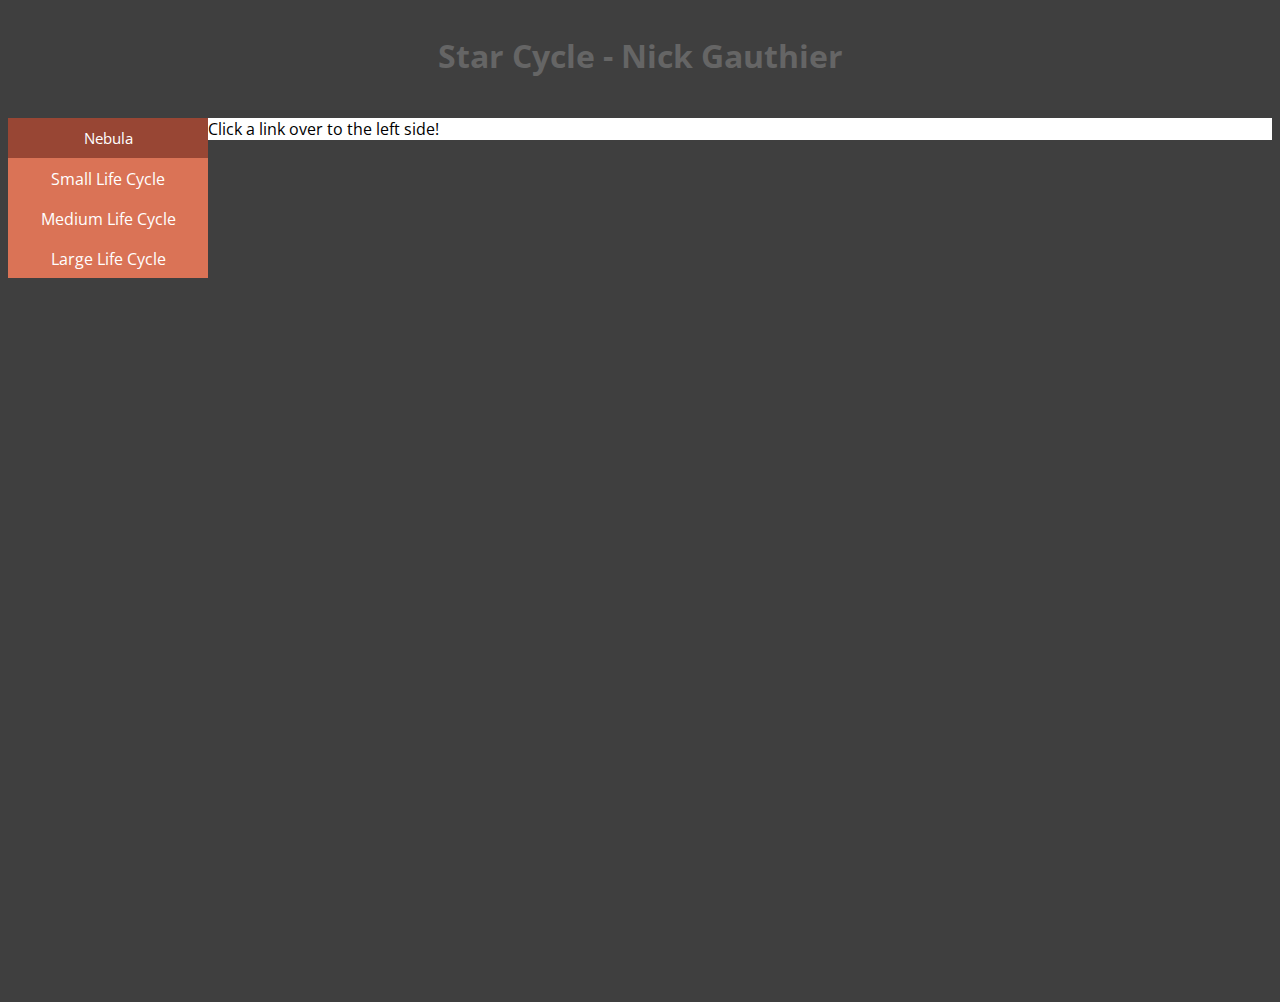
<file: index.html>
<html>

	<head>

		<title>Star Cycle - Nick Gauthier</title>

		<link href="css/stylesheet.css" rel="stylesheet" type="text/css">
		<link href='https://fonts.googleapis.com/css?family=Open+Sans' rel='stylesheet' type='text/css'>

		<script src="js/sweetalert.min.js"></script>
		<link href="css/sweetalert.css" rel="stylesheet" type="text/css">

	</head>

	<body>

		<script>
function toggleElement(e) {
	if(e.style.display == "none") {
		e.style.display = "block";

		if(e.style.display != "block") {
			swal("Error", "Could not set the object's style.", "error");
		}
	} else if(e.style.display == "block") {
		e.style.display = "none";

		if(e.style.display != "none") {
			swal("Error", "Could not set the object's style.", "error");
		}
	} else {
		swal("Error", "Could not match object's style to a pattern: " + e.style.display, "error");
	}

	console.log("Toggled element " + e);
}

		</script>

		<div id="container">

			<div id="header"><h1>Star Cycle - Nick Gauthier</h1></div>

			<div id="sidebar">
			<a href="all0.html"><div class="contentsub">Nebula</div></a>

				<div class="content" onclick="toggleElement(document.getElementById('smallsub'));">Small Life Cycle</div>

				<div id="smallsub" style="display: none;">
					<a href="small0.html"><div class="contentsub">Brown Dwarf</div></a>
				</div>

				<div class="content" onclick="toggleElement(document.getElementById('mediumsub'));">Medium Life Cycle</div>

				<div id="mediumsub" style="display: none;">
					<a href="medium0.html"><div class="contentsub">Medium Stable State Star</div></a>
					<a href="medium1.html"><div class="contentsub">Red Giant</div></a>
					<a href="medium2.html"><div class="contentsub">Nova</div></a>
					<a href="medium3.html"><div class="contentsub">White Dwarf</div></a>
					<a href="medium4.html"><div class="contentsub">Black Dwarf</div></a>
				</div>

				<div class="content" onclick="toggleElement(document.getElementById('largesub'));">Large Life Cycle</div>

				<div id="largesub" style="display: none;">
					<a href="large0.html"><div class="contentsub">Large Stable State Star</div></a>
					<a href="large1.html"><div class="contentsub">Red Super Giant</div></a>
					<a href="large2.html"><div class="contentsub">Super Nova</div></a>
					<a href="large3.html"><div class="contentsub">Black Hole</div></a>
					<a href="large4.html"><div class="contentsub">Neutron Star</div></a>
				</div>
			</div>

			<div id="content">
			Click a link over to the left side!
			</div>

		</div>

	</body>

</html>
</file>
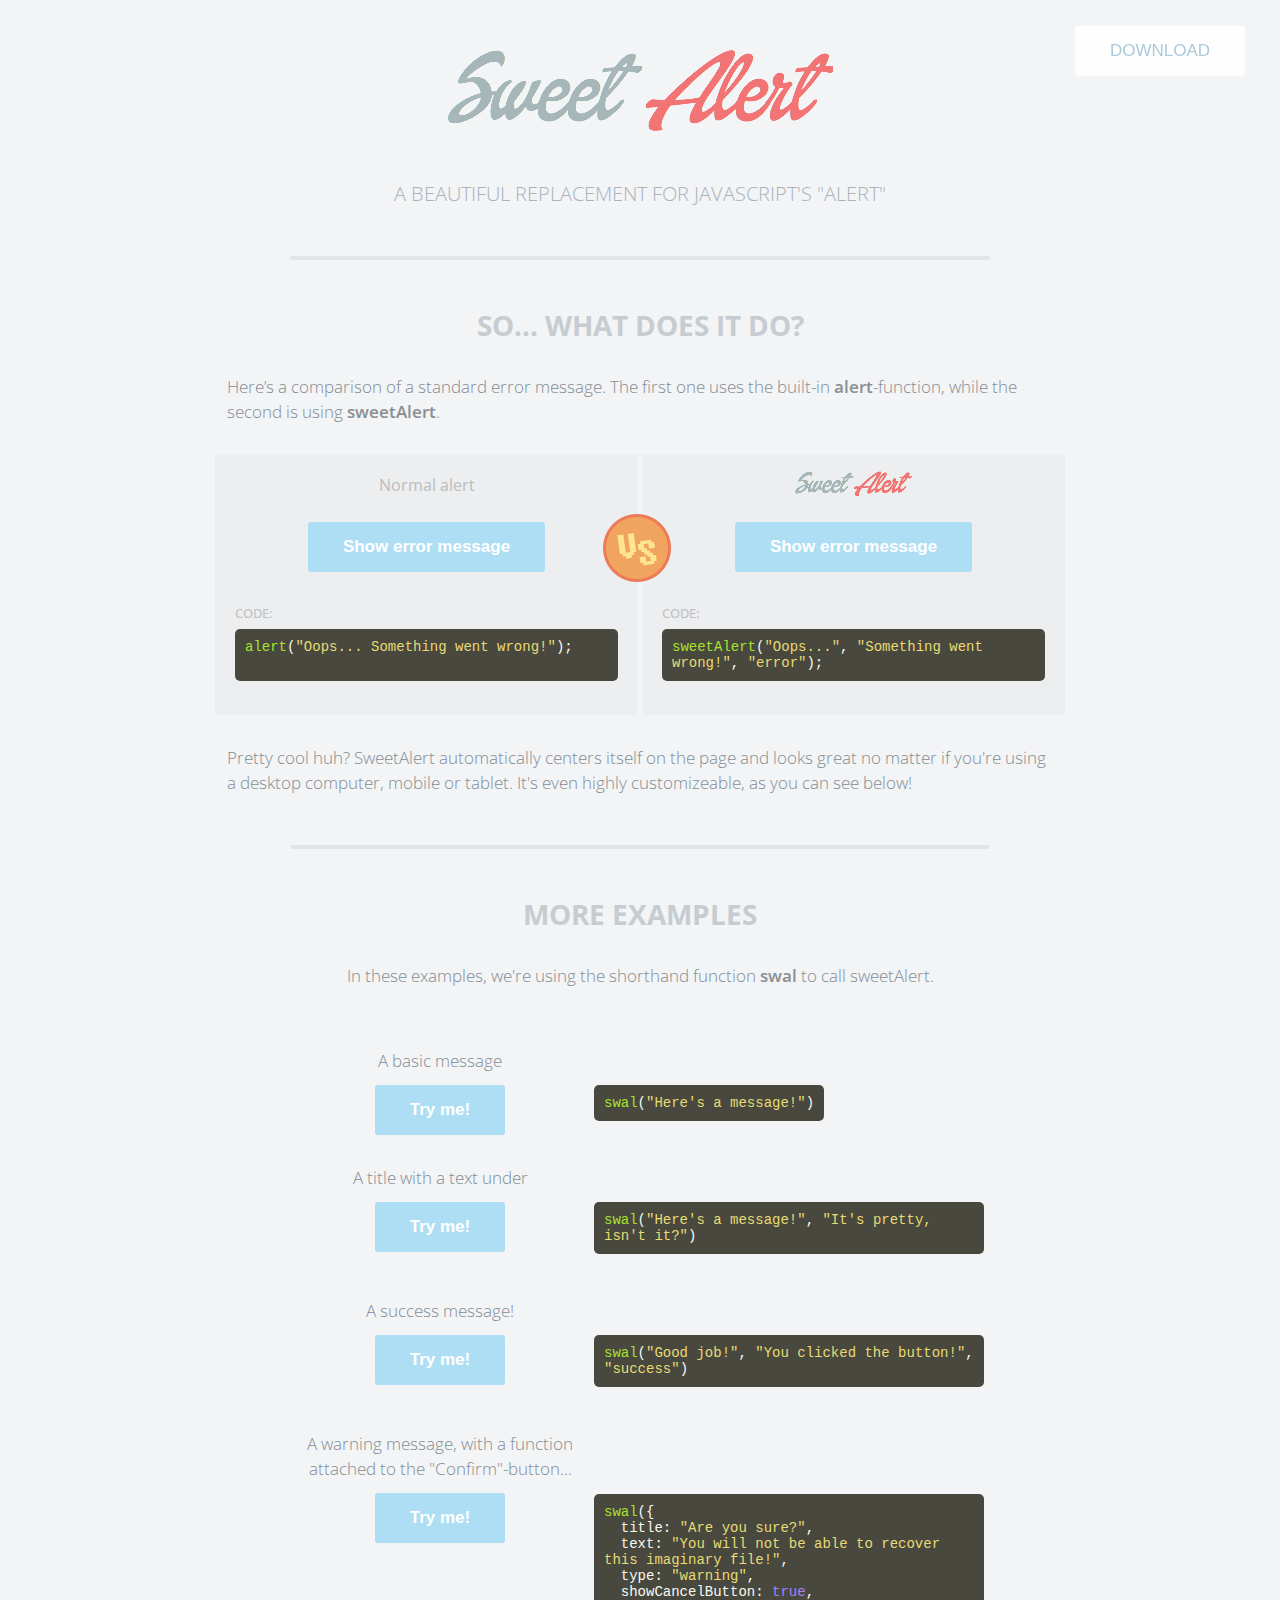
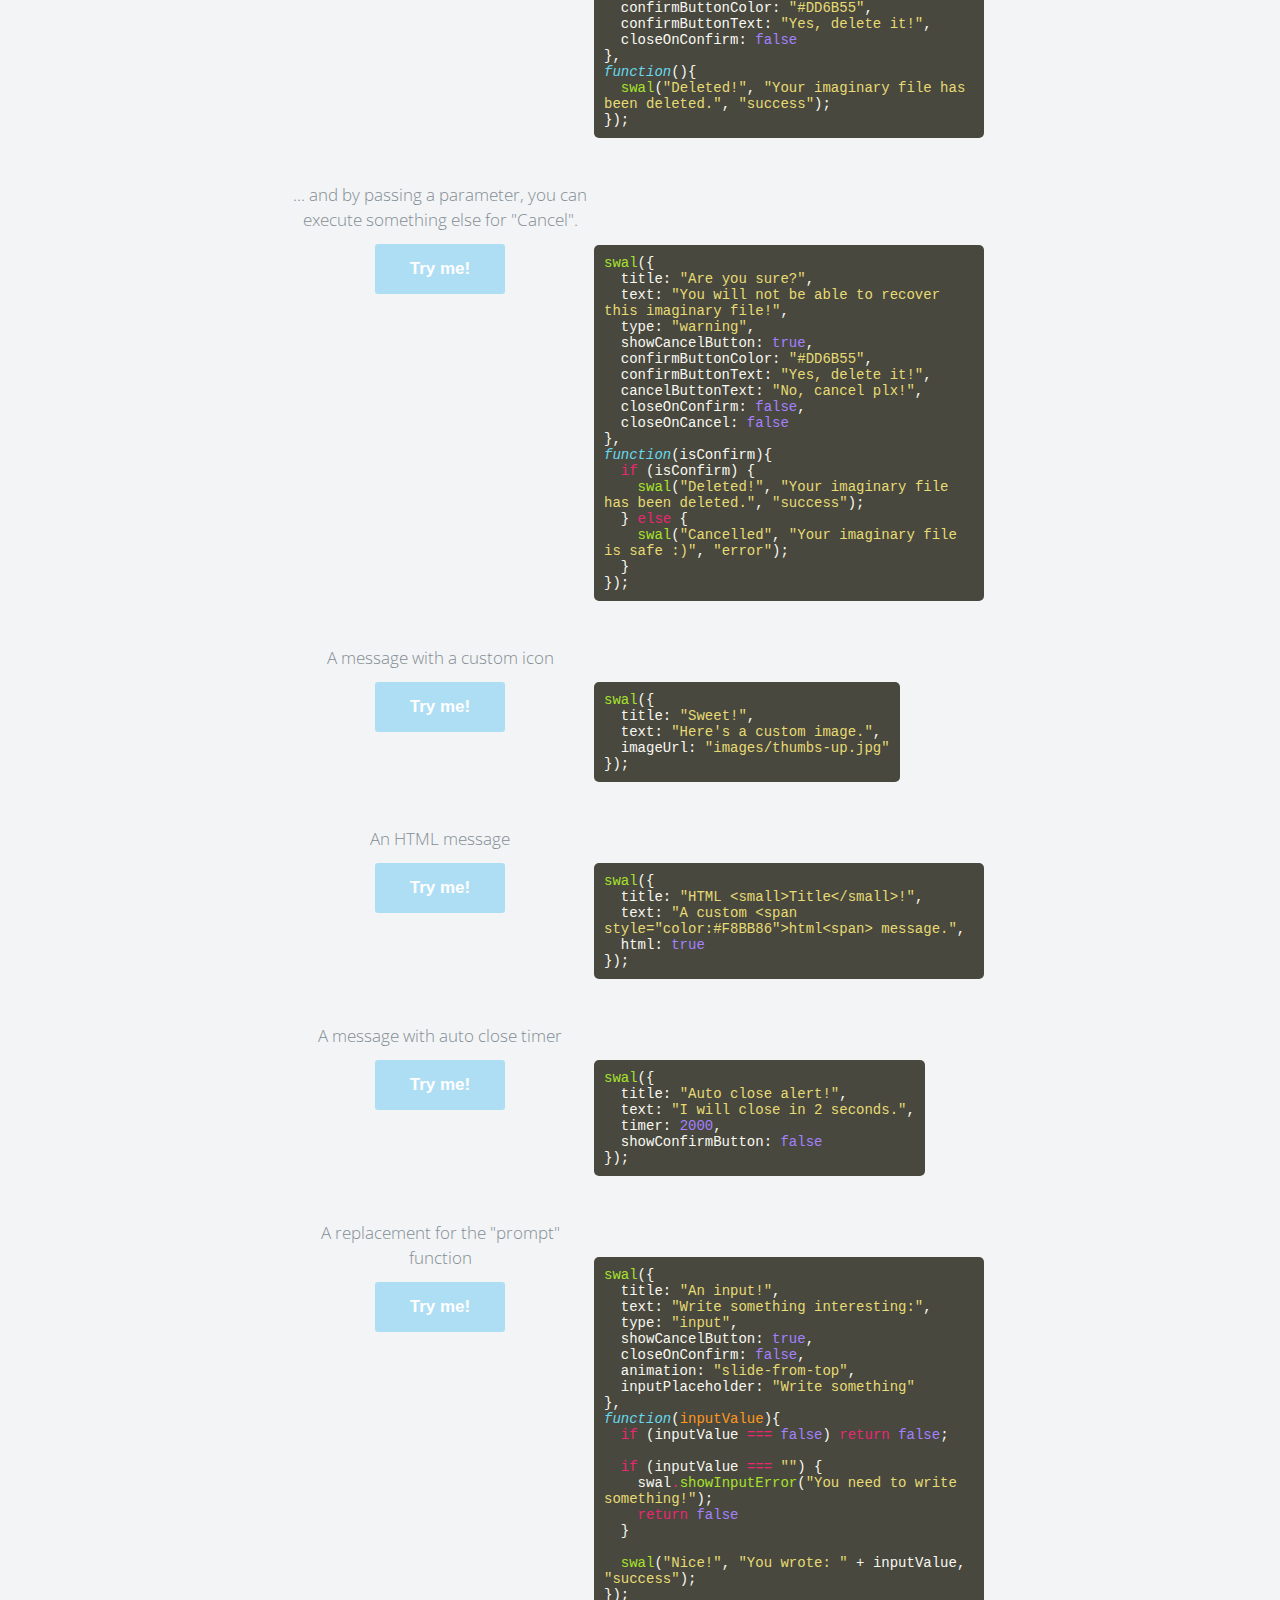
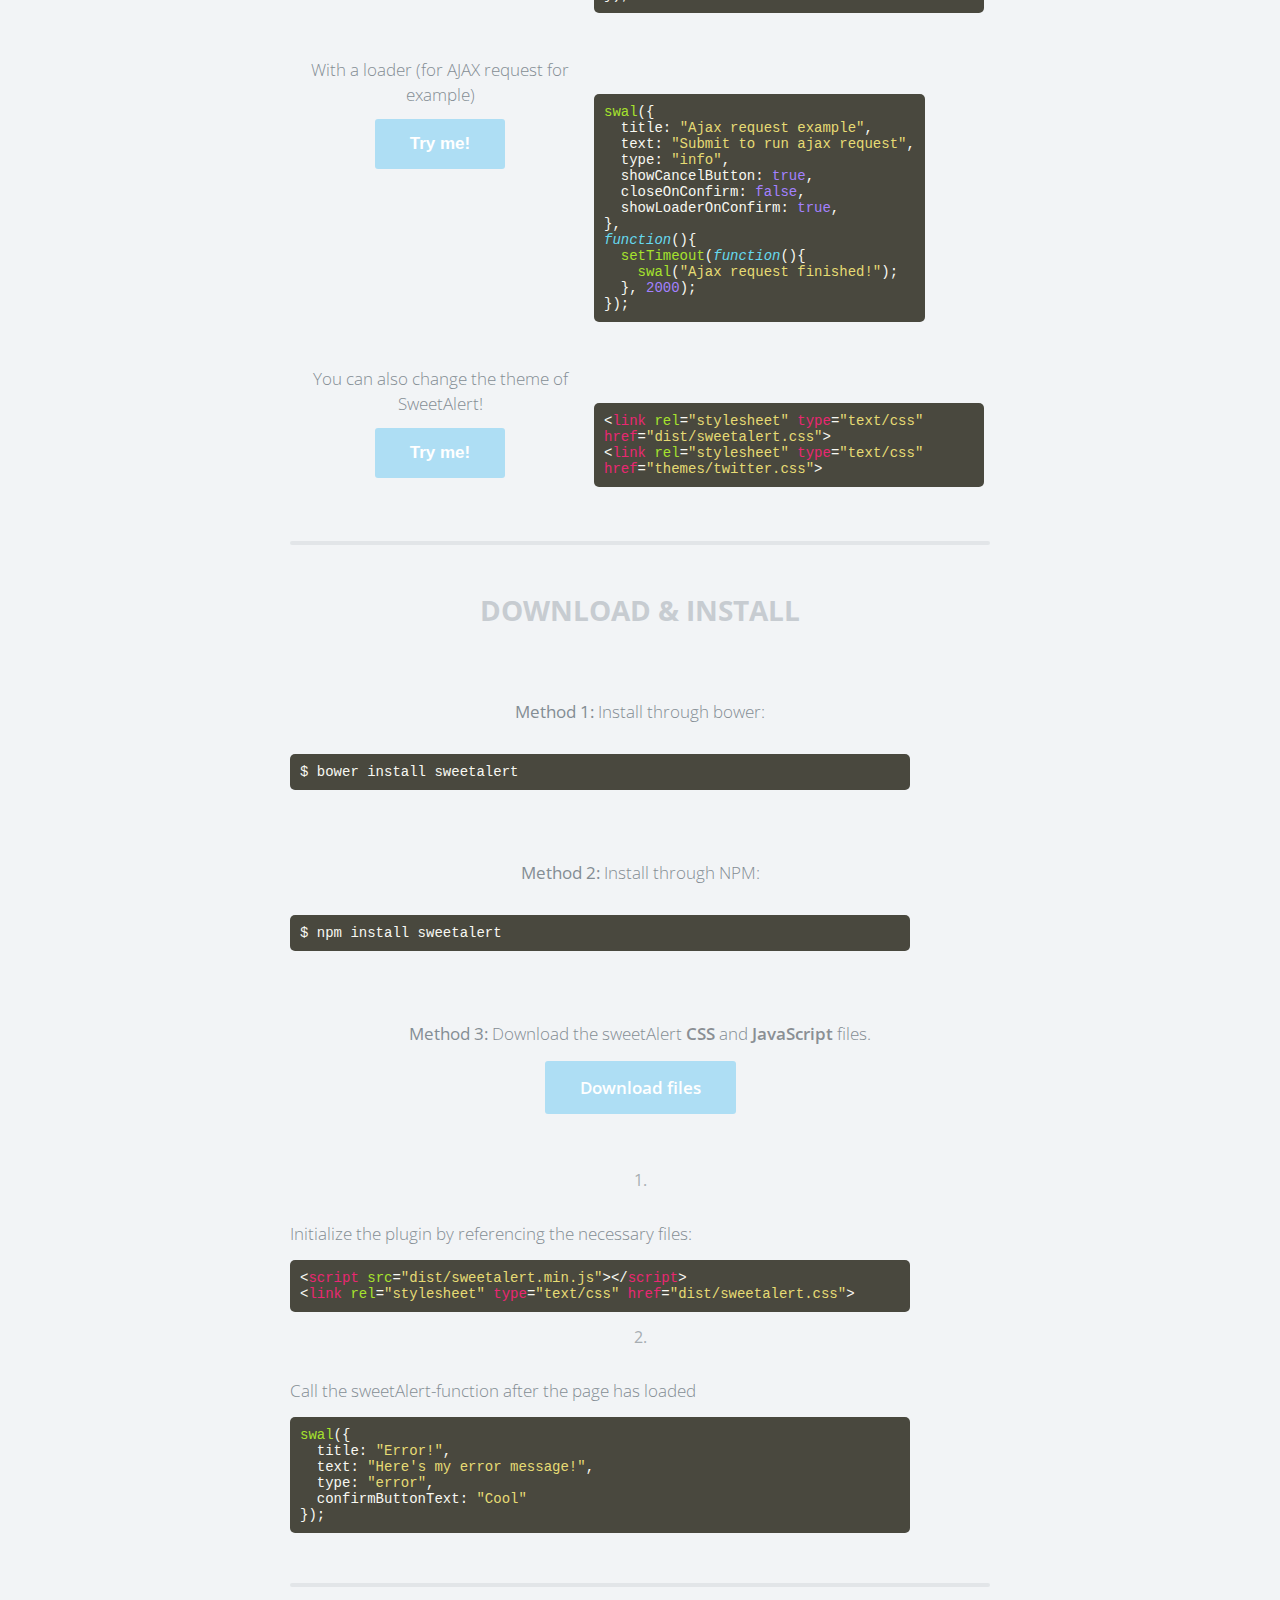
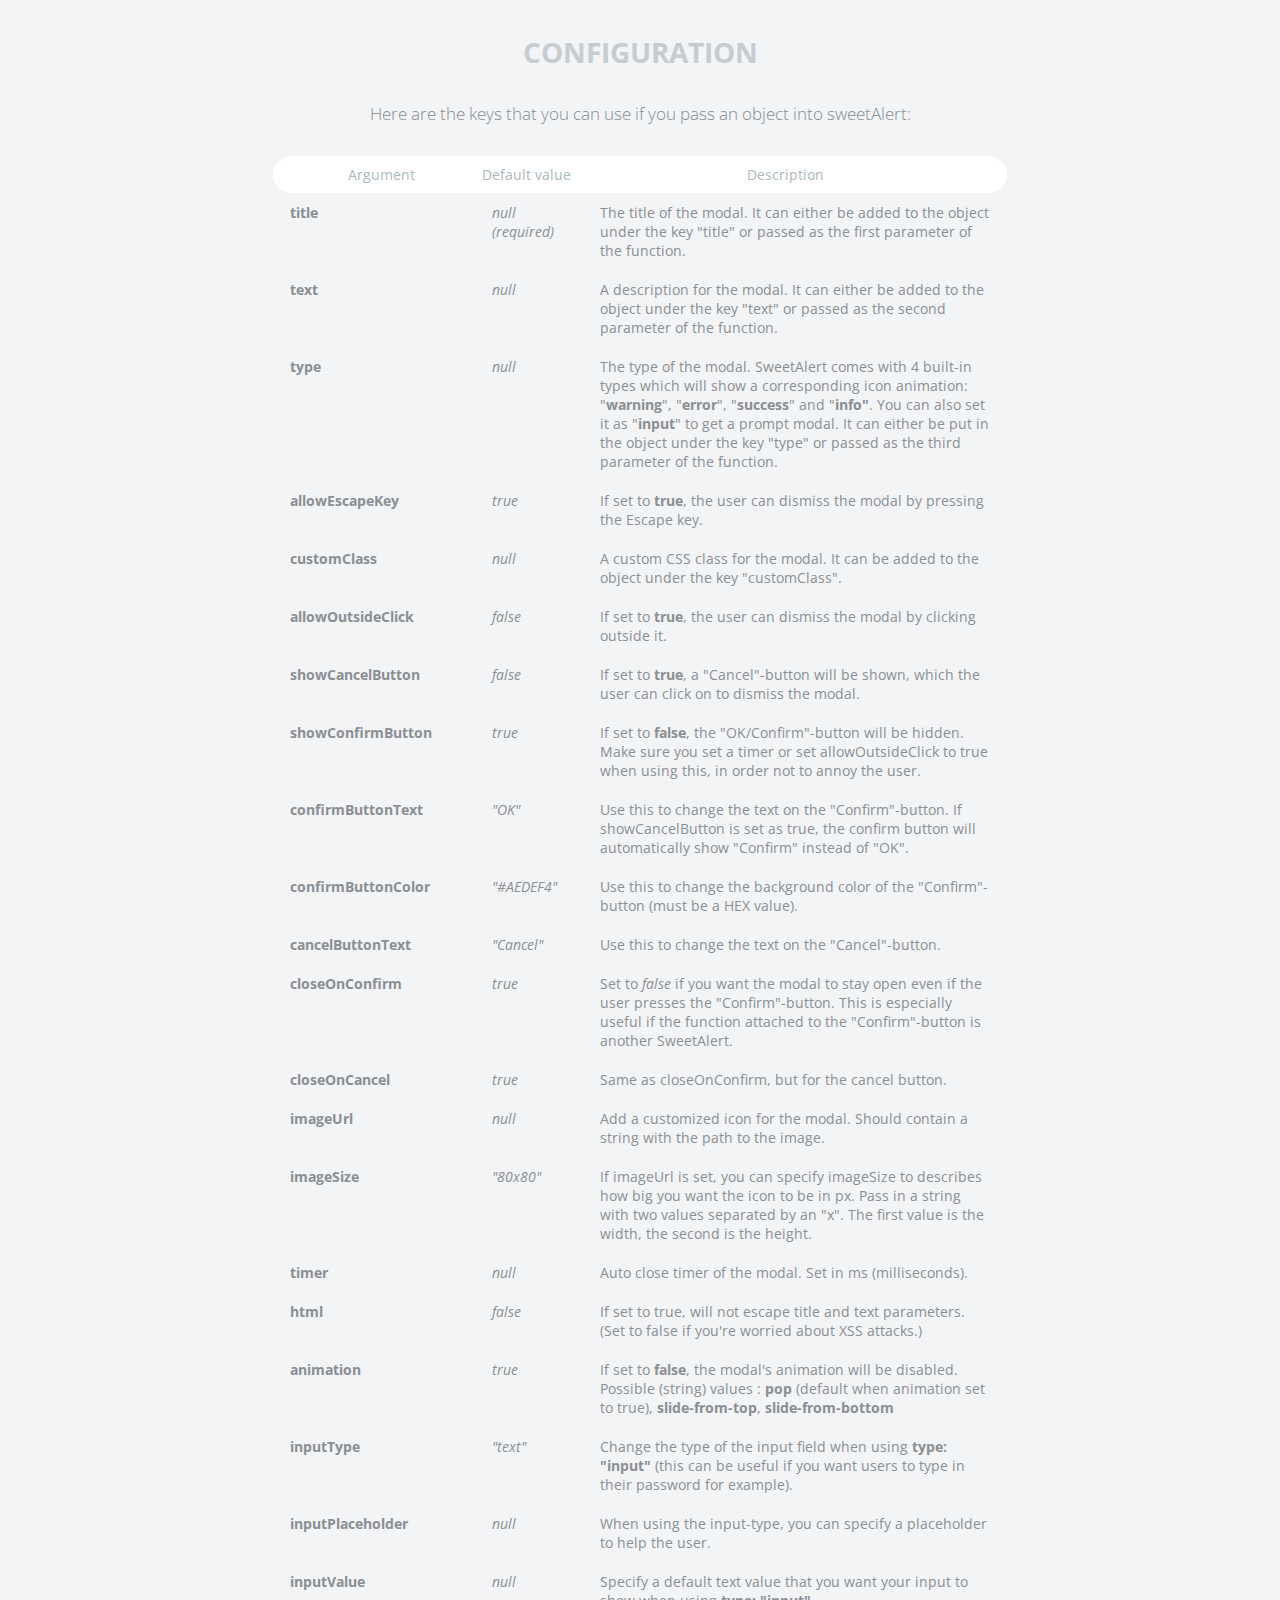
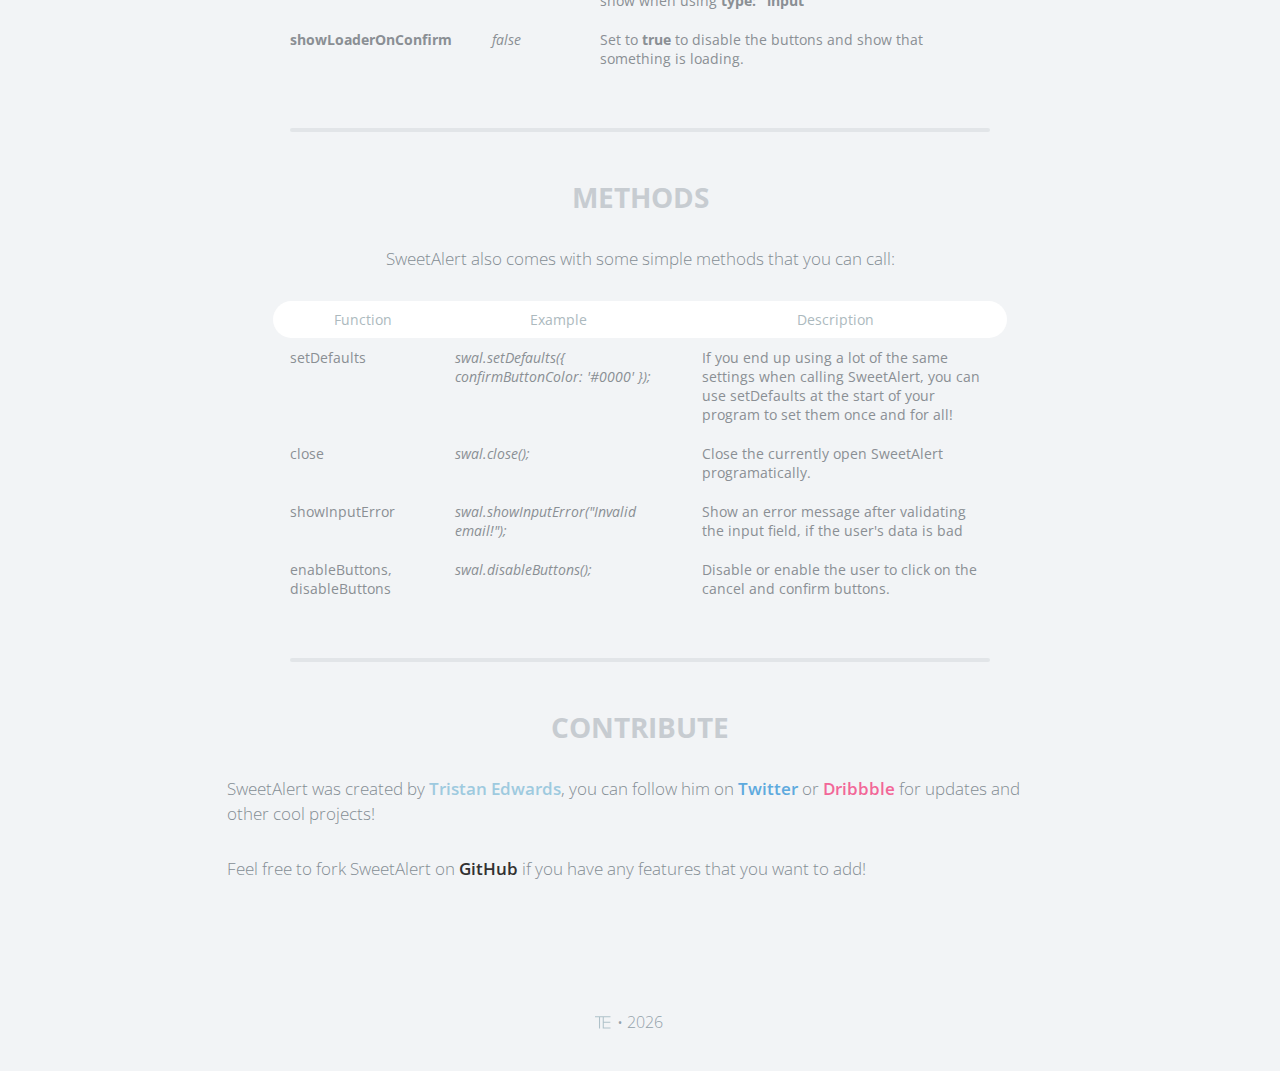
<file: node_modules/sweetalert/index.html>
<!doctype html>

<html>

<head>
  <meta charset="utf-8">
  <meta name="viewport" content="width=device-width, initial-scale=1, maximum-scale=1, user-scalable=0" />
  <title>SweetAlert</title>

  <link rel="stylesheet" href="example/example.css">
  <script src="https://code.jquery.com/jquery-2.1.3.min.js"></script>

  <!-- This is what you need -->
  <script src="dist/sweetalert-dev.js"></script>
  <link rel="stylesheet" href="dist/sweetalert.css">
  <!--.......................-->

</head>

<body>

<h1>Sweet Alert</h1>
<h2>A beautiful replacement for JavaScript's "Alert"</h2>
<button class="download">Download</button>

<!-- What does it do? -->
<h3>So... What does it do?</h3>
<p>Here’s a comparison of a standard error message. The first one uses the built-in <strong>alert</strong>-function, while the second is using <strong>sweetAlert</strong>.</p>

<div class="showcase normal">
	<h4>Normal alert</h4>
	<button>Show error message</button>

	<h5>Code:</h5>
	<pre><span class="attr">alert</span>(<span class="str">"Oops... Something went wrong!"</span>);

	</pre>

	<div class="vs-icon"></div>
</div>

<div class="showcase sweet">
	<h4>Sweet Alert</h4>
	<button>Show error message</button>

	<h5>Code:</h5>
	<pre><span class="attr">sweetAlert</span>(<span class="str">"Oops..."</span>, <span class="str">"Something went wrong!"</span>, <span class="str">"error"</span>);</pre>
</div>

<p>Pretty cool huh? SweetAlert automatically centers itself on the page and looks great no matter if you're using a desktop computer, mobile or tablet. It's even highly customizeable, as you can see below!</p>


<!-- Examples -->
<h3>More examples</h3>

<p class="center">In these examples, we're using the shorthand function <strong>swal</strong> to call sweetAlert.</p>

<ul class="examples">

	<li class="message">
		<div class="ui">
			<p>A basic message</p>
			<button>Try me!</button>
		</div>
		<pre><span class="attr">swal</span>(<span class="str">"Here's a message!"</span>)</pre>
	</li>

	<li class="title-text">
		<div class="ui">
			<p>A title with a text under</p>
			<button>Try me!</button>
		</div>
		<pre><span class="attr">swal</span>(<span class="str">"Here's a message!"</span>, <span class="str">"It's pretty, isn't it?"</span>)</pre>
	</li>

	<li class="success">
		<div class="ui">
			<p>A success message!</p>
			<button>Try me!</button>
		</div>
		<pre><span class="attr">swal</span>(<span class="str">"Good job!"</span>, <span class="str">"You clicked the button!"</span>, <span class="str">"success"</span>)</pre>
	</li>

	<li class="warning confirm">
		<div class="ui">
			<p>A warning message, with a function attached to the "Confirm"-button...</p>
			<button>Try me!</button>
		</div>
		<pre><span class="attr">swal</span>({
&nbsp;&nbsp;title: <span class="str">"Are you sure?"</span>,
&nbsp;&nbsp;text: <span class="str">"You will not be able to recover this imaginary file!"</span>,
&nbsp;&nbsp;type: <span class="str">"warning"</span>,
&nbsp;&nbsp;showCancelButton: <span class="val">true</span>,
&nbsp;&nbsp;confirmButtonColor: <span class="str">"#DD6B55"</span>,
&nbsp;&nbsp;confirmButtonText: <span class="str">"Yes, delete it!"</span>,
&nbsp;&nbsp;closeOnConfirm: <span class="val">false</span>
},
<span class="func"><i>function</i></span>(){
&nbsp;&nbsp;<span class="attr">swal</span>(<span class="str">"Deleted!"</span>, <span class="str">"Your imaginary file has been deleted."</span>, <span class="str">"success"</span>);
});</pre>
	</li>

	<li class="warning cancel">
		<div class="ui">
			<p>... and by passing a parameter, you can execute something else for "Cancel".</p>
			<button>Try me!</button>
		</div>
		<pre><span class="attr">swal</span>({
&nbsp;&nbsp;title: <span class="str">"Are you sure?"</span>,
&nbsp;&nbsp;text: <span class="str">"You will not be able to recover this imaginary file!"</span>,
&nbsp;&nbsp;type: <span class="str">"warning"</span>,
&nbsp;&nbsp;showCancelButton: <span class="val">true</span>,
&nbsp;&nbsp;confirmButtonColor: <span class="str">"#DD6B55"</span>,
&nbsp;&nbsp;confirmButtonText: <span class="str">"Yes, delete it!"</span>,
&nbsp;&nbsp;cancelButtonText: <span class="str">"No, cancel plx!"</span>,
&nbsp;&nbsp;closeOnConfirm: <span class="val">false</span>,
&nbsp;&nbsp;closeOnCancel: <span class="val">false</span>
},
<span class="func"><i>function</i></span>(isConfirm){
&nbsp;&nbsp;<span class="tag">if</span> (isConfirm) {
&nbsp;&nbsp;&nbsp;&nbsp;<span class="attr">swal</span>(<span class="str">"Deleted!"</span>, <span class="str">"Your imaginary file has been deleted."</span>, <span class="str">"success"</span>);
&nbsp;&nbsp;} <span class="tag">else</span> {
	&nbsp;&nbsp;&nbsp;&nbsp;<span class="attr">swal</span>(<span class="str">"Cancelled"</span>, <span class="str">"Your imaginary file is safe :)"</span>, <span class="str">"error"</span>);
&nbsp;&nbsp;}
});</pre>
	</li>

	<li class="custom-icon">
		<div class="ui">
			<p>A message with a custom icon</p>
			<button>Try me!</button>
		</div>
		<pre><span class="attr">swal</span>({
&nbsp;&nbsp;title: <span class="str">"Sweet!"</span>,
&nbsp;&nbsp;text: <span class="str">"Here's a custom image."</span>,
&nbsp;&nbsp;imageUrl: <span class="str">"images/thumbs-up.jpg"</span>
});</pre>
	</li>

	<li class="message-html">
		<div class="ui">
			<p>An HTML message</p>
			<button>Try me!</button>
		</div>
		<pre><span class="attr">swal</span>({
&nbsp;&nbsp;title: <span class="str">"HTML &lt;small&gt;Title&lt;/small&gt;!"</span>,
&nbsp;&nbsp;text: <span class="str">"A custom &lt;span style="color:#F8BB86"&gt;html&lt;span&gt; message."</span>,
&nbsp;&nbsp;html: <span class="val">true</span>
});</pre>
	</li>

	<li class="timer">
		<div class="ui">
			<p>A message with auto close timer</p>
			<button>Try me!</button>
		</div>
		<pre><span class="attr">swal</span>({
&nbsp;&nbsp;title: <span class="str">"Auto close alert!"</span>,
&nbsp;&nbsp;text: <span class="str">"I will close in 2 seconds."</span>,
&nbsp;&nbsp;timer: <span class="val">2000</span>,
&nbsp;&nbsp;showConfirmButton: <span class="val">false</span>
});</pre>
	</li>


	<li class="input">
		<div class="ui">
			<p>A replacement for the "prompt" function</p>
			<button>Try me!</button>
		</div>
		<pre><span class="attr">swal</span>({
&nbsp;&nbsp;title: <span class="str">"An input!"</span>,
&nbsp;&nbsp;text: <span class="str">"Write something interesting:"</span>,
&nbsp;&nbsp;type: <span class="str">"input"</span>,
&nbsp;&nbsp;showCancelButton: <span class="val">true</span>,
&nbsp;&nbsp;closeOnConfirm: <span class="val">false</span>,
&nbsp;&nbsp;animation: <span class="str">"slide-from-top"</span>,
&nbsp;&nbsp;inputPlaceholder: <span class="str">"Write something"</span>
},
<span class="func"><i>function</i></span>(<span class="arg">inputValue</span>){
&nbsp;&nbsp;<span class="tag">if</span> (inputValue <span class="tag">===</span> <span class="val">false</span>) <span class="tag">return</span> <span class="val">false</span>;
&nbsp;&nbsp;
&nbsp;&nbsp;<span class="tag">if</span> (inputValue <span class="tag">===</span> <span class="str">""</span>) {
&nbsp;&nbsp;&nbsp;&nbsp;swal<span class="tag">.</span><span class="attr">showInputError</span>(<span class="str">"You need to write something!"</span>);
&nbsp;&nbsp;&nbsp;&nbsp;<span class="tag">return</span> <span class="val">false</span>
&nbsp;&nbsp;}
&nbsp;&nbsp;
&nbsp;&nbsp;<span class="attr">swal</span>(<span class="str">"Nice!"</span>, <span class="str">"You wrote: "</span> + inputValue, <span class="str">"success"</span>);
});</pre>
	</li>

  <li class="ajax">
    <div class="ui">
			<p>With a loader (for AJAX request for example)</p>
			<button>Try me!</button>
		</div>
		<pre><span class="attr">swal</span>({
&nbsp;&nbsp;title: <span class="str">"Ajax request example"</span>,
&nbsp;&nbsp;text: <span class="str">"Submit to run ajax request"</span>,
&nbsp;&nbsp;type: <span class="str">"info"</span>,
&nbsp;&nbsp;showCancelButton: <span class="val">true</span>,
&nbsp;&nbsp;closeOnConfirm: <span class="val">false</span>,
&nbsp;&nbsp;showLoaderOnConfirm: <span class="val">true</span>,
},
<span class="func"><i>function</i></span>(){
&nbsp;&nbsp;<span class="attr">setTimeout</span>(<span class="func"><i>function</i></span>(){
&nbsp;&nbsp;&nbsp;&nbsp;<span class="attr">swal</span>(<span class="str">"Ajax request finished!"</span>);
&nbsp;&nbsp;}, <span class="val">2000</span>);
});</pre>
	</li>

	<li class="theme">
		<div class="ui">
			<p>You can also change the theme of SweetAlert!</p>
			<button>Try me!</button>
		</div>
		<pre>&lt;<span class="tag">link</span> <span class="attr">rel</span>=<span class="str">"stylesheet"</span> <span class="tag">type</span>=<span class="str">"text/css"</span> <span class="tag">href</span>=<span class="str">"dist/sweetalert.css"</span>&gt;
			&lt;<span class="tag">link</span> <span class="attr">rel</span>=<span class="str">"stylesheet"</span> <span class="tag">type</span>=<span class="str">"text/css"</span> <span class="tag">href</span>=<span class="str">"themes/twitter.css"</span>&gt;</pre>
	</li>

</ul>


<!-- Download & Install -->
<h3 id="download-section">Download & install</h3>

<div class="center-container">
	<p class="center"><b>Method 1:</b> Install through bower:</p>
	<pre class="center">$ bower install sweetalert</pre>
</div>

<div class="center-container">
	<p class="center"><b>Method 2:</b> Install through NPM:</p>
	<pre class="center">$ npm install sweetalert</pre>
</div>

<p class="center"><b>Method 3:</b> Download the sweetAlert <strong>CSS</strong> and <strong>JavaScript</strong> files.</p>

<a class="button" href="https://github.com/t4t5/sweetalert/archive/master.zip" download>Download files</a>

<ol>
	<li>
		<p>Initialize the plugin by referencing the necessary files:</p>
		<pre>&lt;<span class="tag">script</span> <span class="attr">src</span>=<span class="str">"dist/sweetalert.min.js"</span>&gt;&lt;/<span class="tag">script</span>&gt;
&lt;<span class="tag">link</span> <span class="attr">rel</span>=<span class="str">"stylesheet"</span> <span class="tag">type</span>=<span class="str">"text/css"</span> <span class="tag">href</span>=<span class="str">"dist/sweetalert.css"</span>&gt;</pre>
	</li>

	<li>
		<p>Call the sweetAlert-function after the page has loaded</p>
		<pre><span class="attr">swal</span>({
&nbsp;&nbsp;title: <span class="str">"Error!"</span>,
&nbsp;&nbsp;text: <span class="str">"Here's my error message!"</span>,
&nbsp;&nbsp;type: <span class="str">"error"</span>,
&nbsp;&nbsp;confirmButtonText: <span class="str">"Cool"</span>
});
</pre>
	</li>
</ol>



<!-- Configuration -->
<h3>Configuration</h3>

<p class="center">Here are the keys that you can use if you pass an object into sweetAlert:</p>

<table>
	<tr class="titles">
		<th>
			<div class="border-left"></div>
			Argument
		</th>
		<th>Default value</th>
		<th>
			<div class="border-right"></div>
			Description
		</th>
	</tr>
	<tr>
		<td><b>title</b></td>
		<td><i>null (required)</i></td>
		<td>The title of the modal. It can either be added to the object under the key "title" or passed as the first parameter of the function.</td>
	</tr>
	<tr>
		<td><b>text</b></td>
		<td><i>null</i></td>
		<td>A description for the modal. It can either be added to the object under the key "text" or passed as the second parameter of the function.</td>
	</tr>
	<tr>
		<td><b>type</b></td>
		<td><i>null</i></td>
		<td>The type of the modal. SweetAlert comes with 4 built-in types which will show a corresponding icon animation: "<strong>warning</strong>", "<strong>error</strong>", "<strong>success</strong>" and "<strong>info"</strong>. You can also set it as "<strong>input</strong>" to get a prompt modal. It can either be put in the object under the key "type" or passed as the third parameter of the function.</td>
	</tr>
    <tr>
      <td><b>allowEscapeKey</b></td>
      <td><i>true</i></td>
      <td>If set to <strong>true</strong>, the user can dismiss the modal by pressing the Escape key.</td>
    </tr>
	<tr>
		<td><b>customClass</b></td>
		<td><i>null</i></td>
		<td>A custom CSS class for the modal. It can be added to the object under the key "customClass".</td>
	</tr>
	<tr>
		<td><b>allowOutsideClick</b></td>
		<td><i>false</i></td>
		<td>If set to <strong>true</strong>, the user can dismiss the modal by clicking outside it.</td>
	</tr>
	<tr>
		<td><b>showCancelButton</b></td>
		<td><i>false</i></td>
		<td>If set to <strong>true</strong>, a "Cancel"-button will be shown, which the user can click on to dismiss the modal.</td>
	</tr>
	<tr>
		<td><b>showConfirmButton</b></td>
		<td><i>true</i></td>
		<td>If set to <strong>false</strong>, the "OK/Confirm"-button will be hidden. Make sure you set a timer or set allowOutsideClick to true when using this, in order not to annoy the user.</td>
	</tr>
	<tr>
		<td><b>confirmButtonText</b></td>
		<td><i>"OK"</i></td>
		<td>Use this to change the text on the "Confirm"-button. If showCancelButton is set as true, the confirm button will automatically show "Confirm" instead of "OK".</td>
	</tr>
	<tr>
		<td><b>confirmButtonColor</b></td>
		<td><i>"#AEDEF4"</i></td>
		<td>Use this to change the background color of the "Confirm"-button (must be a HEX value).</td>
	</tr>
	<tr>
		<td><b>cancelButtonText</b></td>
		<td><i>"Cancel"</i></td>
		<td>Use this to change the text on the "Cancel"-button.</td>
	</tr>
	<tr>
		<td><b>closeOnConfirm</b></td>
		<td><i>true</i></td>
		<td>Set to <i>false</i> if you want the modal to stay open even if the user presses the "Confirm"-button. This is especially useful if the function attached to the "Confirm"-button is another SweetAlert.</td>
	</tr>
	<tr>
		<td><b>closeOnCancel</b></td>
		<td><i>true</i></td>
		<td>Same as closeOnConfirm, but for the cancel button.</td>
	</tr>
	<tr>
		<td><b>imageUrl</b></td>
		<td><i>null</i></td>
		<td>Add a customized icon for the modal. Should contain a string with the path to the image.</td>
	</tr>
	<tr>
		<td><b>imageSize</b></td>
		<td><i>"80x80"</i></td>
		<td>If imageUrl is set, you can specify imageSize to describes how big you want the icon to be in px. Pass in a string with two values separated by an "x". The first value is the width, the second is the height.</td>
	</tr>
	<tr>
		<td><b>timer</b></td>
		<td><i>null</i></td>
		<td>Auto close timer of the modal. Set in ms (milliseconds).</td>
	</tr>
	<tr>
		<td><b>html</b></td>
		<td><i>false</i></td>
		<td>If set to true, will not escape title and text parameters. (Set to false if you're worried about XSS attacks.)</td>
	</tr>
	<tr>
		<td><b>animation</b></td>
		<td><i>true</i></td>
		<td>If set to <strong>false</strong>, the modal's animation will be disabled. Possible (string) values : <strong>pop</strong> (default when animation set to true), <strong>slide-from-top</strong>, <strong>slide-from-bottom</strong></td>
	</tr>
	<tr>
		<td><b>inputType</b></td>
		<td><i>"text"</i></td>
		<td>Change the type of the input field when using <strong>type: "input"</strong> (this can be useful if you want users to type in their password for example).</td>
	</tr>
	<tr>
		<td><b>inputPlaceholder</b></td>
		<td><i>null</i></td>
		<td>When using the input-type, you can specify a placeholder to help the user.</td>
	</tr>
	<tr>
		<td><b>inputValue</b></td>
		<td><i>null</i></td>
		<td>Specify a default text value that you want your input to show when using <strong>type: "input"</strong></td>
	</tr>
	<tr>
		<td><b>showLoaderOnConfirm</b></td>
		<td><i>false</i></td>
    <td>Set to <strong>true</strong> to disable the buttons and show that something is loading.</td>
	</tr>
</table>


<!-- Methods -->
<h3>Methods</h3>

<p class="center">SweetAlert also comes with some simple methods that you can call:</p>

<table>
	<tr class="titles">
		<th>
			<div class="border-left"></div>
			Function
		</th>
		<th>Example</th>
		<th>
			<div class="border-right"></div>
			Description
		</th>
	</tr>
	<tr>
		<td>setDefaults</td>
		<td><i>swal.setDefaults({ confirmButtonColor: '#0000' });</i></td>
		<td>If you end up using a lot of the same settings when calling SweetAlert, you can use setDefaults at the start of your program to set them once and for all!</td>
	</tr>
	<tr>
		<td>close</td>
		<td><i>swal.close();</i></td>
		<td>Close the currently open SweetAlert programatically.</td>
	</tr>
	<tr>
		<td>showInputError</td>
		<td><i>swal.showInputError("Invalid email!");</i></td>
		<td>Show an error message after validating the input field, if the user's data is bad</td>
	</tr>
	<tr>
		<td>enableButtons, disableButtons</td>
		<td><i>swal.disableButtons();</i></td>
		<td>Disable or enable the user to click on the cancel and confirm buttons.</td>
	</tr>
</table>



<!-- Contribute -->
<h3>Contribute</h3>
<p>SweetAlert was created by <a href="http://tristanedwards.me" target="_blank">Tristan Edwards</a>, you can follow him on <a href="https://twitter.com/t4t5" target="_blank" class="twitter">Twitter</a> or <a href="https://dribbble.com/tristanedwards" target="_blank" class="dribbble">Dribbble</a> for updates and other cool projects!</p>
<p>Feel free to fork SweetAlert on <a href="https://github.com/t4t5/sweetalert" class="github">GitHub</a> if you have any features that you want to add!</p>


<footer>
	<span class="te-logo">TE</span> • <script>document.write(new Date().getFullYear())</script>
</footer>


<script>

document.querySelector('button.download').onclick = function(){
	$("html, body").animate({ scrollTop: $("#download-section").offset().top }, 1000);
};

document.querySelector('.showcase.normal button').onclick = function(){
	alert("Oops... Something went wrong!");
};

document.querySelector('.showcase.sweet button').onclick = function(){
	swal("Oops...", "Something went wrong!", "error");
};

document.querySelector('ul.examples li.message button').onclick = function(){
	swal("Here's a message!");
};

document.querySelector('ul.examples li.timer button').onclick = function(){
	swal({
		title: "Auto close alert!",
		text: "I will close in 2 seconds.",
		timer: 2000,
		showConfirmButton: false
	});
};

document.querySelector('ul.examples li.title-text button').onclick = function(){
	swal("Here's a message!", "It's pretty, isn't it?");
};

document.querySelector('ul.examples li.success button').onclick = function(){
	swal("Good job!", "You clicked the button!", "success");
};

document.querySelector('ul.examples li.warning.confirm button').onclick = function(){
	swal({
		title: "Are you sure?",
		text: "You will not be able to recover this imaginary file!",
		type: "warning",
		showCancelButton: true,
		confirmButtonColor: '#DD6B55',
		confirmButtonText: 'Yes, delete it!',
		closeOnConfirm: false
	},
	function(){
		swal("Deleted!", "Your imaginary file has been deleted!", "success");
	});
};

document.querySelector('ul.examples li.warning.cancel button').onclick = function(){
	swal({
		title: "Are you sure?",
		text: "You will not be able to recover this imaginary file!",
		type: "warning",
		showCancelButton: true,
		confirmButtonColor: '#DD6B55',
		confirmButtonText: 'Yes, delete it!',
		cancelButtonText: "No, cancel plx!",
		closeOnConfirm: false,
		closeOnCancel: false
	},
	function(isConfirm){
    if (isConfirm){
      swal("Deleted!", "Your imaginary file has been deleted!", "success");
    } else {
      swal("Cancelled", "Your imaginary file is safe :)", "error");
    }
	});
};

document.querySelector('ul.examples li.custom-icon button').onclick = function(){
	swal({
		title: "Sweet!",
		text: "Here's a custom image.",
		imageUrl: 'example/images/thumbs-up.jpg'
	});
};

document.querySelector('ul.examples li.message-html button').onclick = function(){
	swal({
		title: "HTML <small>Title</small>!",
		text: 'A custom <span style="color:#F8BB86">html<span> message.',
		html: true
	});
};

document.querySelector('ul.examples li.input button').onclick = function(){
	swal({
		title: "An input!",
		text: 'Write something interesting:',
		type: 'input',
		showCancelButton: true,
		closeOnConfirm: false,
		animation: "slide-from-top",
		inputPlaceholder: "Write something",
	},
	function(inputValue){
		if (inputValue === false) return false;

		if (inputValue === "") {
			swal.showInputError("You need to write something!");
			return false;
		}
    
		swal("Nice!", 'You wrote: ' + inputValue, "success");

	});
};

document.querySelector('ul.examples li.theme button').onclick = function() {
	swal({
		title: "Themes!",
		text: "Here's the Twitter theme for SweetAlert!",
		confirmButtonText: "Cool!",
		customClass: 'twitter'
	});
};

document.querySelector('ul.examples li.ajax button').onclick = function() {
  swal({
    title: 'Ajax request example',
    text: 'Submit to run ajax request',
    type: 'info',
    showCancelButton: true,
    closeOnConfirm: false,
    showLoaderOnConfirm: true,
  }, function(){
    setTimeout(function() {
      swal('Ajax request finished!');
    }, 2000);
  });
};

</script>



</body>

</html>
</file>
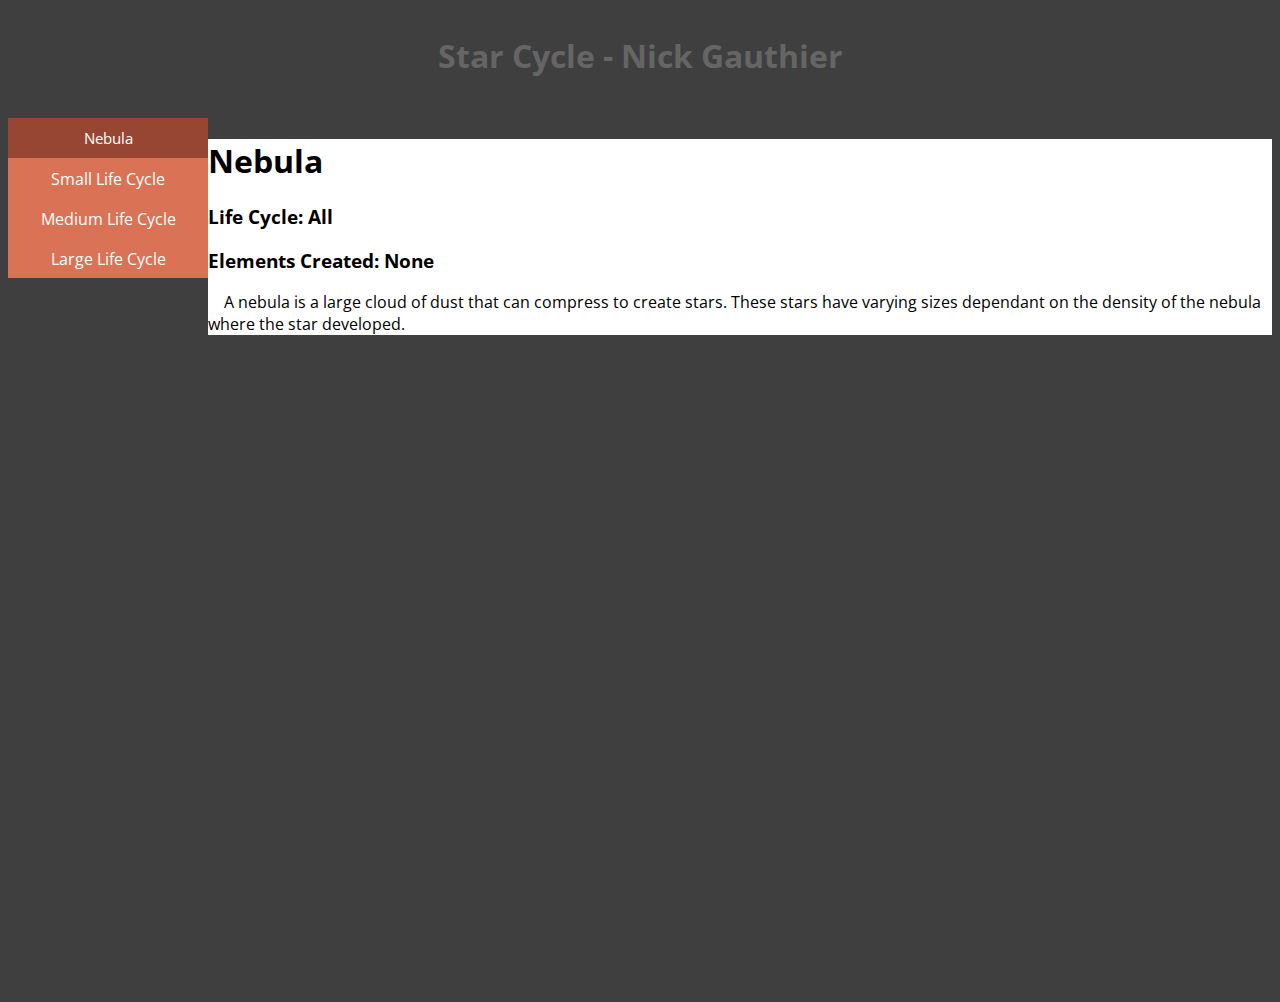
<file: all0.html>
<html>

	<head>

		<title>Star Cycle - Nick Gauthier</title>

		<link href="css/stylesheet.css" rel="stylesheet" type="text/css">
		<link href='https://fonts.googleapis.com/css?family=Open+Sans' rel='stylesheet' type='text/css'>

		<script src="js/sweetalert.min.js"></script>
		<link href="css/sweetalert.css" rel="stylesheet" type="text/css">

	</head>

	<body>

		<script>
function toggleElement(e) {
	if(e.style.display == "none") {
		e.style.display = "block";

		if(e.style.display != "block") {
			swal("Error", "Could not set the object's style.", "error");
		}
	} else if(e.style.display == "block") {
		e.style.display = "none";

		if(e.style.display != "none") {
			swal("Error", "Could not set the object's style.", "error");
		}
	} else {
		swal("Error", "Could not match object's style to a pattern: " + e.style.display, "error");
	}

	console.log("Toggled element " + e);
}

		</script>

		<div id="container">

			<div id="header"><h1>Star Cycle - Nick Gauthier</h1></div>

			<div id="sidebar">
			<a href="all0.html"><div class="contentsub">Nebula</div></a>

				<div class="content" onclick="toggleElement(document.getElementById('smallsub'));">Small Life Cycle</div>

				<div id="smallsub" style="display: none;">
					<a href="small0.html"><div class="contentsub">Brown Dwarf</div></a>
				</div>

				<div class="content" onclick="toggleElement(document.getElementById('mediumsub'));">Medium Life Cycle</div>

				<div id="mediumsub" style="display: none;">
					<a href="medium0.html"><div class="contentsub">Medium Stable State Star</div></a>
					<a href="medium1.html"><div class="contentsub">Red Giant</div></a>
					<a href="medium2.html"><div class="contentsub">Nova</div></a>
					<a href="medium3.html"><div class="contentsub">White Dwarf</div></a>
					<a href="medium4.html"><div class="contentsub">Black Dwarf</div></a>
				</div>

				<div class="content" onclick="toggleElement(document.getElementById('largesub'));">Large Life Cycle</div>

				<div id="largesub" style="display: none;">
					<a href="large0.html"><div class="contentsub">Large Stable State Star</div></a>
					<a href="large1.html"><div class="contentsub">Red Super Giant</div></a>
					<a href="large2.html"><div class="contentsub">Super Nova</div></a>
					<a href="large3.html"><div class="contentsub">Black Hole</div></a>
					<a href="large4.html"><div class="contentsub">Neutron Star</div></a>
				</div>
			</div>

			<div id="content">
			<p><h1>Nebula</h1>
			<h3>Life Cycle: All</h3>
			<h3>Elements Created: None</h3></p>

			<p>&nbsp;&nbsp;&nbsp;&nbsp;A nebula is a large cloud of dust that can compress to create stars. These stars have varying sizes dependant on the density of the nebula where the star developed.</p>
			</div>

		</div>

	</body>

</html>
</file>
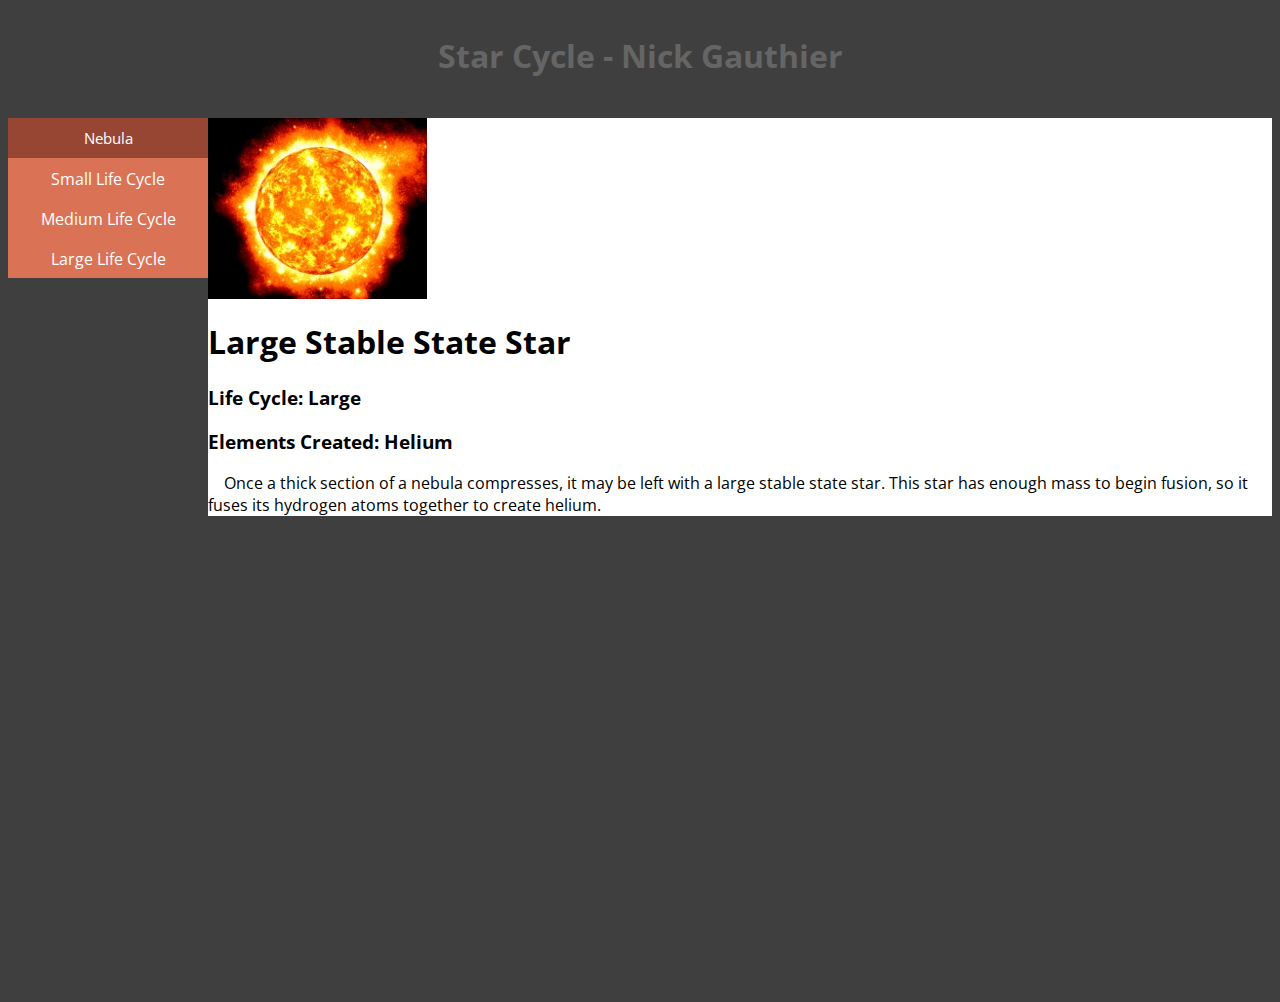
<file: large0.html>
<html>

	<head>

		<title>Star Cycle - Nick Gauthier</title>

		<link href="css/stylesheet.css" rel="stylesheet" type="text/css">
		<link href='https://fonts.googleapis.com/css?family=Open+Sans' rel='stylesheet' type='text/css'>

		<script src="js/sweetalert.min.js"></script>
		<link href="css/sweetalert.css" rel="stylesheet" type="text/css">

	</head>

	<body>

		<script>
function toggleElement(e) {
	if(e.style.display == "none") {
		e.style.display = "block";

		if(e.style.display != "block") {
			swal("Error", "Could not set the object's style.", "error");
		}
	} else if(e.style.display == "block") {
		e.style.display = "none";

		if(e.style.display != "none") {
			swal("Error", "Could not set the object's style.", "error");
		}
	} else {
		swal("Error", "Could not match object's style to a pattern: " + e.style.display, "error");
	}

	console.log("Toggled element " + e);
}

		</script>

		<div id="container">

			<div id="header"><h1>Star Cycle - Nick Gauthier</h1></div>

			<div id="sidebar">
			<a href="all0.html"><div class="contentsub">Nebula</div></a>

				<div class="content" onclick="toggleElement(document.getElementById('smallsub'));">Small Life Cycle</div>

				<div id="smallsub" style="display: none;">
					<a href="small0.html"><div class="contentsub">Brown Dwarf</div></a>
				</div>

				<div class="content" onclick="toggleElement(document.getElementById('mediumsub'));">Medium Life Cycle</div>

				<div id="mediumsub" style="display: none;">
					<a href="medium0.html"><div class="contentsub">Medium Stable State Star</div></a>
					<a href="medium1.html"><div class="contentsub">Red Giant</div></a>
					<a href="medium2.html"><div class="contentsub">Nova</div></a>
					<a href="medium3.html"><div class="contentsub">White Dwarf</div></a>
					<a href="medium4.html"><div class="contentsub">Black Dwarf</div></a>
				</div>

				<div class="content" onclick="toggleElement(document.getElementById('largesub'));">Large Life Cycle</div>

				<div id="largesub" style="display: none;">
					<a href="large0.html"><div class="contentsub">Large Stable State Star</div></a>
					<a href="large1.html"><div class="contentsub">Red Super Giant</div></a>
					<a href="large2.html"><div class="contentsub">Super Nova</div></a>
					<a href="large3.html"><div class="contentsub">Black Hole</div></a>
					<a href="large4.html"><div class="contentsub">Neutron Star</div></a>
				</div>
			</div>

			<div id="content">
			<a href="http://www.buzzle.com/images/astronomy/stars/sun-halfway-through-main-sequence.jpg"><img src="img/large0.jpg"></a>

			<p><h1>Large Stable State Star</h1>
			<h3>Life Cycle: Large</h3>
			<h3>Elements Created: Helium</h3></p>

			<p>&nbsp;&nbsp;&nbsp;&nbsp;Once a thick section of a nebula compresses, it may be left with a large stable state star. This star has enough mass to begin fusion, so it fuses its hydrogen atoms together to create helium.</p>
			</div>

		</div>

	</body>

</html>
</file>
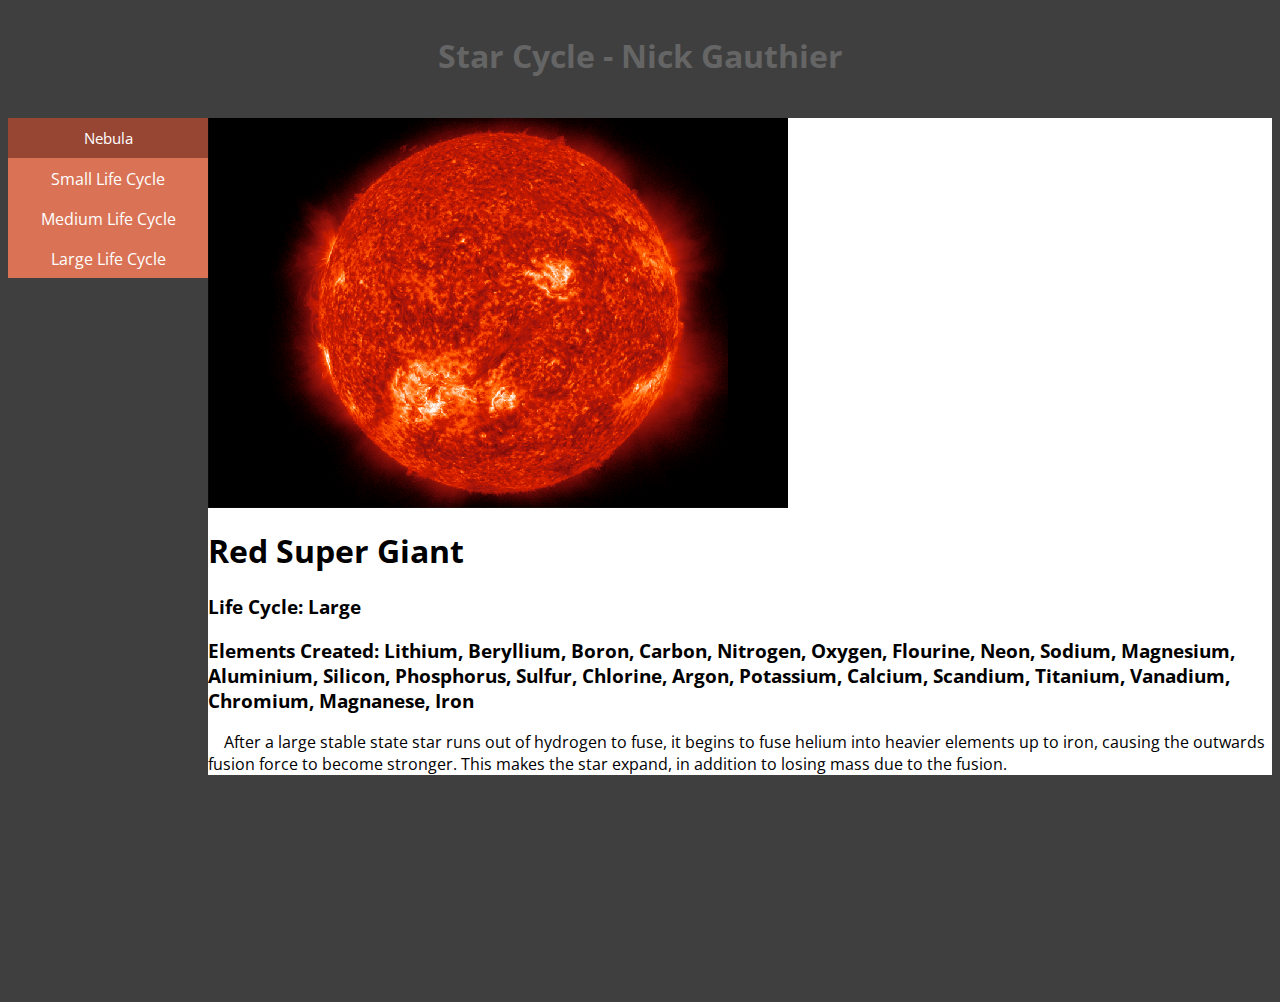
<file: large1.html>
<html>

	<head>

		<title>Star Cycle - Nick Gauthier</title>

		<link href="css/stylesheet.css" rel="stylesheet" type="text/css">
		<link href='https://fonts.googleapis.com/css?family=Open+Sans' rel='stylesheet' type='text/css'>

		<script src="js/sweetalert.min.js"></script>
		<link href="css/sweetalert.css" rel="stylesheet" type="text/css">

	</head>

	<body>

		<script>
function toggleElement(e) {
	if(e.style.display == "none") {
		e.style.display = "block";

		if(e.style.display != "block") {
			swal("Error", "Could not set the object's style.", "error");
		}
	} else if(e.style.display == "block") {
		e.style.display = "none";

		if(e.style.display != "none") {
			swal("Error", "Could not set the object's style.", "error");
		}
	} else {
		swal("Error", "Could not match object's style to a pattern: " + e.style.display, "error");
	}

	console.log("Toggled element " + e);
}

		</script>

		<div id="container">

			<div id="header"><h1>Star Cycle - Nick Gauthier</h1></div>

			<div id="sidebar">
			<a href="all0.html"><div class="contentsub">Nebula</div></a>

				<div class="content" onclick="toggleElement(document.getElementById('smallsub'));">Small Life Cycle</div>

				<div id="smallsub" style="display: none;">
					<a href="small0.html"><div class="contentsub">Brown Dwarf</div></a>
				</div>

				<div class="content" onclick="toggleElement(document.getElementById('mediumsub'));">Medium Life Cycle</div>

				<div id="mediumsub" style="display: none;">
					<a href="medium0.html"><div class="contentsub">Medium Stable State Star</div></a>
					<a href="medium1.html"><div class="contentsub">Red Giant</div></a>
					<a href="medium2.html"><div class="contentsub">Nova</div></a>
					<a href="medium3.html"><div class="contentsub">White Dwarf</div></a>
					<a href="medium4.html"><div class="contentsub">Black Dwarf</div></a>
				</div>

				<div class="content" onclick="toggleElement(document.getElementById('largesub'));">Large Life Cycle</div>

				<div id="largesub" style="display: none;">
					<a href="large0.html"><div class="contentsub">Large Stable State Star</div></a>
					<a href="large1.html"><div class="contentsub">Red Super Giant</div></a>
					<a href="large2.html"><div class="contentsub">Super Nova</div></a>
					<a href="large3.html"><div class="contentsub">Black Hole</div></a>
					<a href="large4.html"><div class="contentsub">Neutron Star</div></a>
				</div>
			</div>

			<div id="content">
			<a href="http://static.memrise.com/uploads/things/images/16992184_130616_2041_43.png"><img src="img/large1.png"></a>

			<p><h1>Red Super Giant</h1>
			<h3>Life Cycle: Large</h3>
			<h3>Elements Created: Lithium, Beryllium, Boron, Carbon, Nitrogen, Oxygen, Flourine, Neon, Sodium, Magnesium, Aluminium, Silicon, Phosphorus, Sulfur, Chlorine, Argon, Potassium, Calcium, Scandium, Titanium, Vanadium, Chromium, Magnanese, Iron</h3></p>

			<p>&nbsp;&nbsp;&nbsp;&nbsp;After a large stable state star runs out of hydrogen to fuse, it begins to fuse helium into heavier elements up to iron, causing the outwards fusion force to become stronger. This makes the star expand, in addition to losing mass due to the fusion.</p>
			</div>

		</div>

	</body>

</html>
</file>
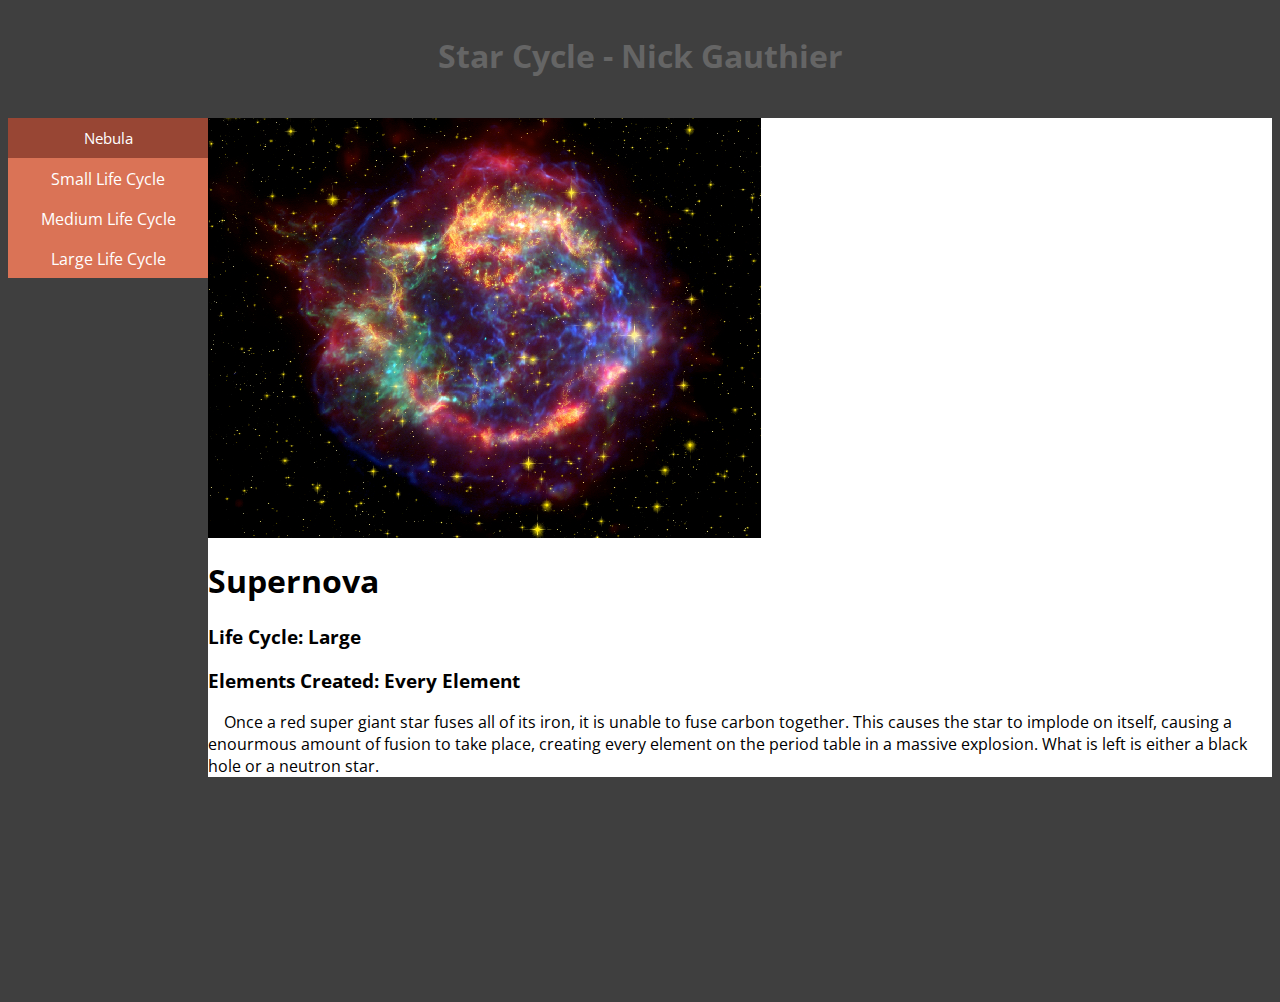
<file: large2.html>
<html>

	<head>

		<title>Star Cycle - Nick Gauthier</title>

		<link href="css/stylesheet.css" rel="stylesheet" type="text/css">
		<link href='https://fonts.googleapis.com/css?family=Open+Sans' rel='stylesheet' type='text/css'>

		<script src="js/sweetalert.min.js"></script>
		<link href="css/sweetalert.css" rel="stylesheet" type="text/css">

	</head>

	<body>

		<script>
function toggleElement(e) {
	if(e.style.display == "none") {
		e.style.display = "block";

		if(e.style.display != "block") {
			swal("Error", "Could not set the object's style.", "error");
		}
	} else if(e.style.display == "block") {
		e.style.display = "none";

		if(e.style.display != "none") {
			swal("Error", "Could not set the object's style.", "error");
		}
	} else {
		swal("Error", "Could not match object's style to a pattern: " + e.style.display, "error");
	}

	console.log("Toggled element " + e);
}

		</script>

		<div id="container">

			<div id="header"><h1>Star Cycle - Nick Gauthier</h1></div>

			<div id="sidebar">
			<a href="all0.html"><div class="contentsub">Nebula</div></a>

				<div class="content" onclick="toggleElement(document.getElementById('smallsub'));">Small Life Cycle</div>

				<div id="smallsub" style="display: none;">
					<a href="small0.html"><div class="contentsub">Brown Dwarf</div></a>
				</div>

				<div class="content" onclick="toggleElement(document.getElementById('mediumsub'));">Medium Life Cycle</div>

				<div id="mediumsub" style="display: none;">
					<a href="medium0.html"><div class="contentsub">Medium Stable State Star</div></a>
					<a href="medium1.html"><div class="contentsub">Red Giant</div></a>
					<a href="medium2.html"><div class="contentsub">Nova</div></a>
					<a href="medium3.html"><div class="contentsub">White Dwarf</div></a>
					<a href="medium4.html"><div class="contentsub">Black Dwarf</div></a>
				</div>

				<div class="content" onclick="toggleElement(document.getElementById('largesub'));">Large Life Cycle</div>

				<div id="largesub" style="display: none;">
					<a href="large0.html"><div class="contentsub">Large Stable State Star</div></a>
					<a href="large1.html"><div class="contentsub">Red Super Giant</div></a>
					<a href="large2.html"><div class="contentsub">Super Nova</div></a>
					<a href="large3.html"><div class="contentsub">Black Hole</div></a>
					<a href="large4.html"><div class="contentsub">Neutron Star</div></a>
				</div>
			</div>

			<div id="content">
			<a href="http://wwwmpa.mpa-garching.mpg.de/mpa/institute/news_archives/news1005_janka/fig3.jpg"><img src="img/large2.jpg"></a>

			<p><h1>Supernova</h1>
			<h3>Life Cycle: Large</h3>
			<h3>Elements Created: Every Element</h3></p>

			<p>&nbsp;&nbsp;&nbsp;&nbsp;Once a red super giant star fuses all of its iron, it is unable to fuse carbon together. This causes the star to implode on itself, causing a enourmous amount of fusion to take place, creating every element on the period table in a massive explosion. What is left is either a black hole or a neutron star.</p>
			</div>

		</div>

	</body>

</html>
</file>
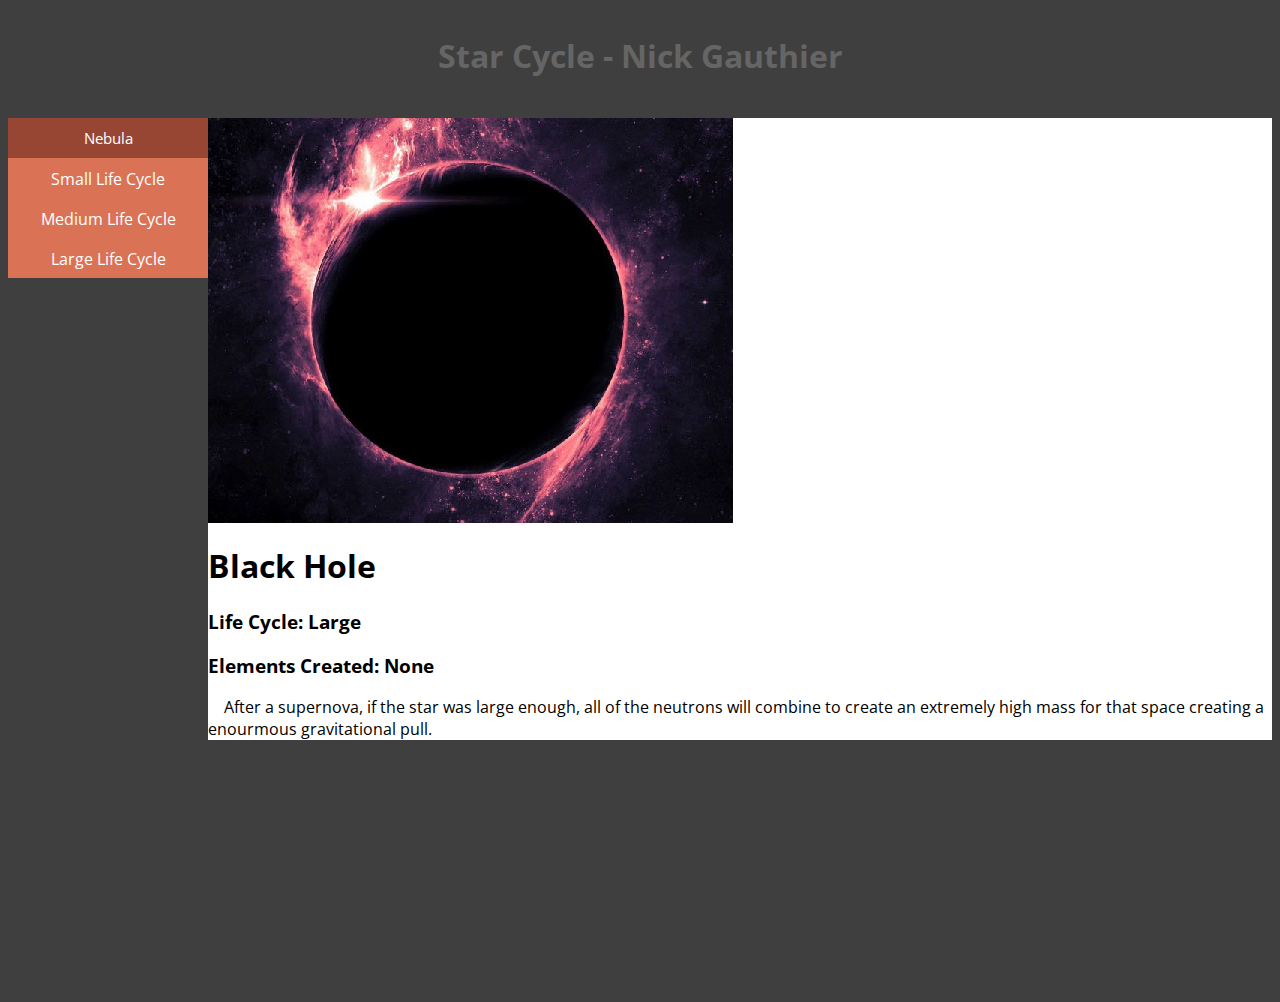
<file: large3.html>
<html>

	<head>

		<title>Star Cycle - Nick Gauthier</title>

		<link href="css/stylesheet.css" rel="stylesheet" type="text/css">
		<link href='https://fonts.googleapis.com/css?family=Open+Sans' rel='stylesheet' type='text/css'>

		<script src="js/sweetalert.min.js"></script>
		<link href="css/sweetalert.css" rel="stylesheet" type="text/css">

	</head>

	<body>

		<script>
function toggleElement(e) {
	if(e.style.display == "none") {
		e.style.display = "block";

		if(e.style.display != "block") {
			swal("Error", "Could not set the object's style.", "error");
		}
	} else if(e.style.display == "block") {
		e.style.display = "none";

		if(e.style.display != "none") {
			swal("Error", "Could not set the object's style.", "error");
		}
	} else {
		swal("Error", "Could not match object's style to a pattern: " + e.style.display, "error");
	}

	console.log("Toggled element " + e);
}

		</script>

		<div id="container">

			<div id="header"><h1>Star Cycle - Nick Gauthier</h1></div>

			<div id="sidebar">
			<a href="all0.html"><div class="contentsub">Nebula</div></a>

				<div class="content" onclick="toggleElement(document.getElementById('smallsub'));">Small Life Cycle</div>

				<div id="smallsub" style="display: none;">
					<a href="small0.html"><div class="contentsub">Brown Dwarf</div></a>
				</div>

				<div class="content" onclick="toggleElement(document.getElementById('mediumsub'));">Medium Life Cycle</div>

				<div id="mediumsub" style="display: none;">
					<a href="medium0.html"><div class="contentsub">Medium Stable State Star</div></a>
					<a href="medium1.html"><div class="contentsub">Red Giant</div></a>
					<a href="medium2.html"><div class="contentsub">Nova</div></a>
					<a href="medium3.html"><div class="contentsub">White Dwarf</div></a>
					<a href="medium4.html"><div class="contentsub">Black Dwarf</div></a>
				</div>

				<div class="content" onclick="toggleElement(document.getElementById('largesub'));">Large Life Cycle</div>

				<div id="largesub" style="display: none;">
					<a href="large0.html"><div class="contentsub">Large Stable State Star</div></a>
					<a href="large1.html"><div class="contentsub">Red Super Giant</div></a>
					<a href="large2.html"><div class="contentsub">Super Nova</div></a>
					<a href="large3.html"><div class="contentsub">Black Hole</div></a>
					<a href="large4.html"><div class="contentsub">Neutron Star</div></a>
				</div>
			</div>

			<div id="content">
			<a href="http://techtronicx.com/wp-content/uploads/2015/09/1436457997interstellar-team-and-black-hole.jpg"><img src="img/large3.jpg"></a>

			<p><h1>Black Hole</h1>
			<h3>Life Cycle: Large</h3>
			<h3>Elements Created: None</h3></p>

			<p>&nbsp;&nbsp;&nbsp;&nbsp;After a supernova, if the star was large enough, all of the neutrons will combine to create an extremely high mass for that space creating a enourmous gravitational pull.</p>
			</div>

		</div>

	</body>

</html>
</file>
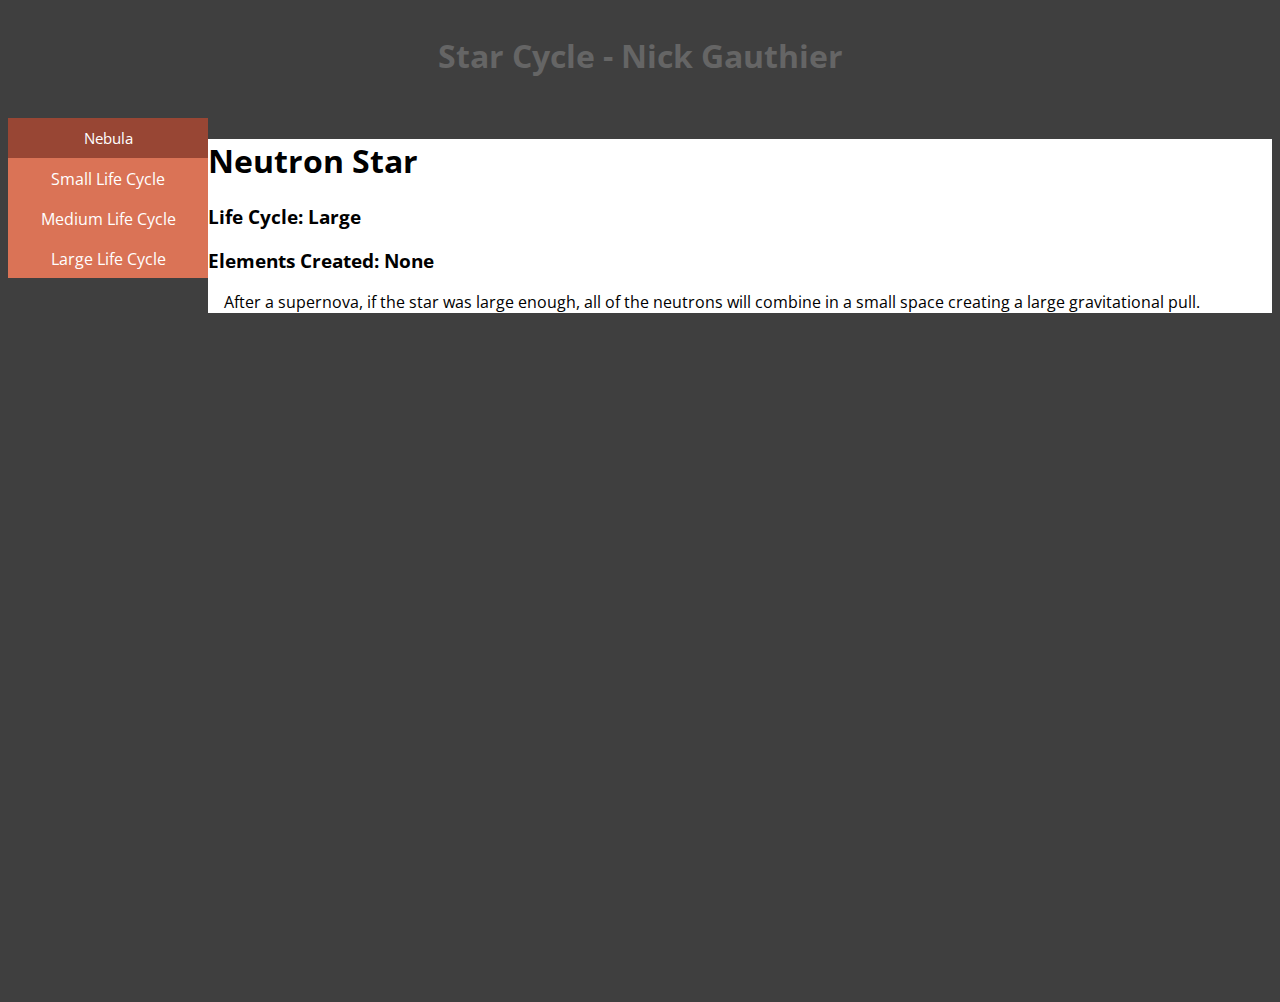
<file: large4.html>
<html>

	<head>

		<title>Star Cycle - Nick Gauthier</title>

		<link href="css/stylesheet.css" rel="stylesheet" type="text/css">
		<link href='https://fonts.googleapis.com/css?family=Open+Sans' rel='stylesheet' type='text/css'>

		<script src="js/sweetalert.min.js"></script>
		<link href="css/sweetalert.css" rel="stylesheet" type="text/css">

	</head>

	<body>

		<script>
function toggleElement(e) {
	if(e.style.display == "none") {
		e.style.display = "block";

		if(e.style.display != "block") {
			swal("Error", "Could not set the object's style.", "error");
		}
	} else if(e.style.display == "block") {
		e.style.display = "none";

		if(e.style.display != "none") {
			swal("Error", "Could not set the object's style.", "error");
		}
	} else {
		swal("Error", "Could not match object's style to a pattern: " + e.style.display, "error");
	}

	console.log("Toggled element " + e);
}

		</script>

		<div id="container">

			<div id="header"><h1>Star Cycle - Nick Gauthier</h1></div>

			<div id="sidebar">
			<a href="all0.html"><div class="contentsub">Nebula</div></a>

				<div class="content" onclick="toggleElement(document.getElementById('smallsub'));">Small Life Cycle</div>

				<div id="smallsub" style="display: none;">
					<a href="small0.html"><div class="contentsub">Brown Dwarf</div></a>
				</div>

				<div class="content" onclick="toggleElement(document.getElementById('mediumsub'));">Medium Life Cycle</div>

				<div id="mediumsub" style="display: none;">
					<a href="medium0.html"><div class="contentsub">Medium Stable State Star</div></a>
					<a href="medium1.html"><div class="contentsub">Red Giant</div></a>
					<a href="medium2.html"><div class="contentsub">Nova</div></a>
					<a href="medium3.html"><div class="contentsub">White Dwarf</div></a>
					<a href="medium4.html"><div class="contentsub">Black Dwarf</div></a>
				</div>

				<div class="content" onclick="toggleElement(document.getElementById('largesub'));">Large Life Cycle</div>

				<div id="largesub" style="display: none;">
					<a href="large0.html"><div class="contentsub">Large Stable State Star</div></a>
					<a href="large1.html"><div class="contentsub">Red Super Giant</div></a>
					<a href="large2.html"><div class="contentsub">Super Nova</div></a>
					<a href="large3.html"><div class="contentsub">Black Hole</div></a>
					<a href="large4.html"><div class="contentsub">Neutron Star</div></a>
				</div>
			</div>

			<div id="content">
			<h1>Neutron Star</h1>
			<h3>Life Cycle: Large</h3>
			<h3>Elements Created: None</h3></p>

			<p>&nbsp;&nbsp;&nbsp;&nbsp;After a supernova, if the star was large enough, all of the neutrons will combine in a small space creating a large gravitational pull.</p>
			</div>

		</div>

	</body>

</html>
</file>
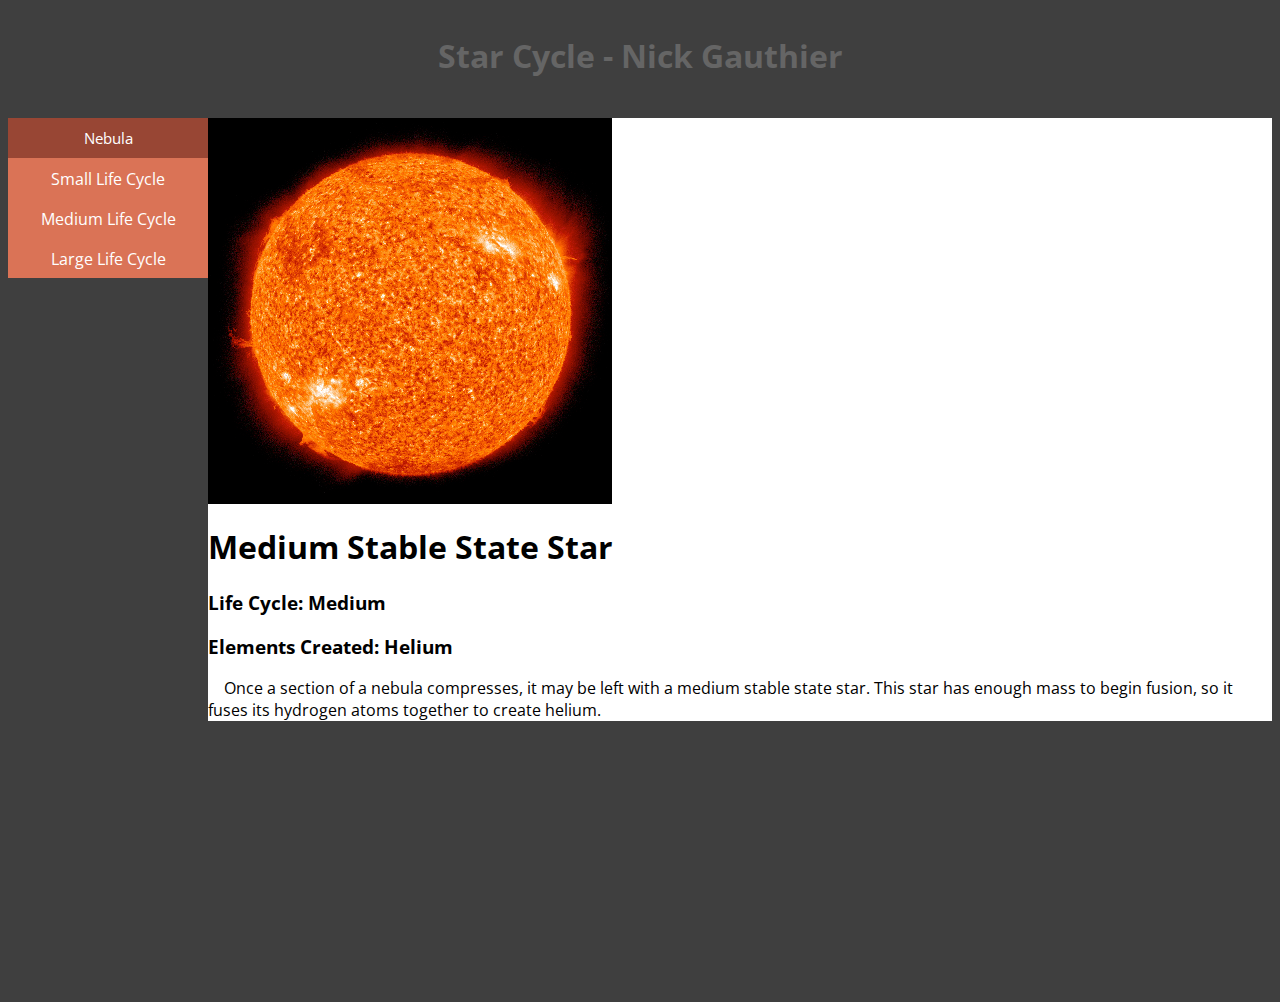
<file: medium0.html>
<html>

	<head>

		<title>Star Cycle - Nick Gauthier</title>

		<link href="css/stylesheet.css" rel="stylesheet" type="text/css">
		<link href='https://fonts.googleapis.com/css?family=Open+Sans' rel='stylesheet' type='text/css'>

		<script src="js/sweetalert.min.js"></script>
		<link href="css/sweetalert.css" rel="stylesheet" type="text/css">

	</head>

	<body>

		<script>
function toggleElement(e) {
	if(e.style.display == "none") {
		e.style.display = "block";

		if(e.style.display != "block") {
			swal("Error", "Could not set the object's style.", "error");
		}
	} else if(e.style.display == "block") {
		e.style.display = "none";

		if(e.style.display != "none") {
			swal("Error", "Could not set the object's style.", "error");
		}
	} else {
		swal("Error", "Could not match object's style to a pattern: " + e.style.display, "error");
	}

	console.log("Toggled element " + e);
}

		</script>

		<div id="container">

			<div id="header"><h1>Star Cycle - Nick Gauthier</h1></div>

			<div id="sidebar">
			<a href="all0.html"><div class="contentsub">Nebula</div></a>

				<div class="content" onclick="toggleElement(document.getElementById('smallsub'));">Small Life Cycle</div>

				<div id="smallsub" style="display: none;">
					<a href="small0.html"><div class="contentsub">Brown Dwarf</div></a>
				</div>

				<div class="content" onclick="toggleElement(document.getElementById('mediumsub'));">Medium Life Cycle</div>

				<div id="mediumsub" style="display: none;">
					<a href="medium0.html"><div class="contentsub">Medium Stable State Star</div></a>
					<a href="medium1.html"><div class="contentsub">Red Giant</div></a>
					<a href="medium2.html"><div class="contentsub">Nova</div></a>
					<a href="medium3.html"><div class="contentsub">White Dwarf</div></a>
					<a href="medium4.html"><div class="contentsub">Black Dwarf</div></a>
				</div>

				<div class="content" onclick="toggleElement(document.getElementById('largesub'));">Large Life Cycle</div>

				<div id="largesub" style="display: none;">
					<a href="large0.html"><div class="contentsub">Large Stable State Star</div></a>
					<a href="large1.html"><div class="contentsub">Red Super Giant</div></a>
					<a href="large2.html"><div class="contentsub">Super Nova</div></a>
					<a href="large3.html"><div class="contentsub">Black Hole</div></a>
					<a href="large4.html"><div class="contentsub">Neutron Star</div></a>
				</div>
			</div>

			<div id="content">
			<a href="https://upload.wikimedia.org/wikipedia/commons/b/b4/The_Sun_by_the_Atmospheric_Imaging_Assembly_of_NASA's_Solar_Dynamics_Observatory_-_20100819.jpg"><img src="img/medium0.jpg"></a>

			<p><h1>Medium Stable State Star</h1>
			<h3>Life Cycle: Medium</h3>
			<h3>Elements Created: Helium</h3></p>

			<p>&nbsp;&nbsp;&nbsp;&nbsp;Once a section of a nebula compresses, it may be left with a medium stable state star. This star has enough mass to begin fusion, so it fuses its hydrogen atoms together to create helium.</p>
			</div>

		</div>

	</body>

</html>
</file>
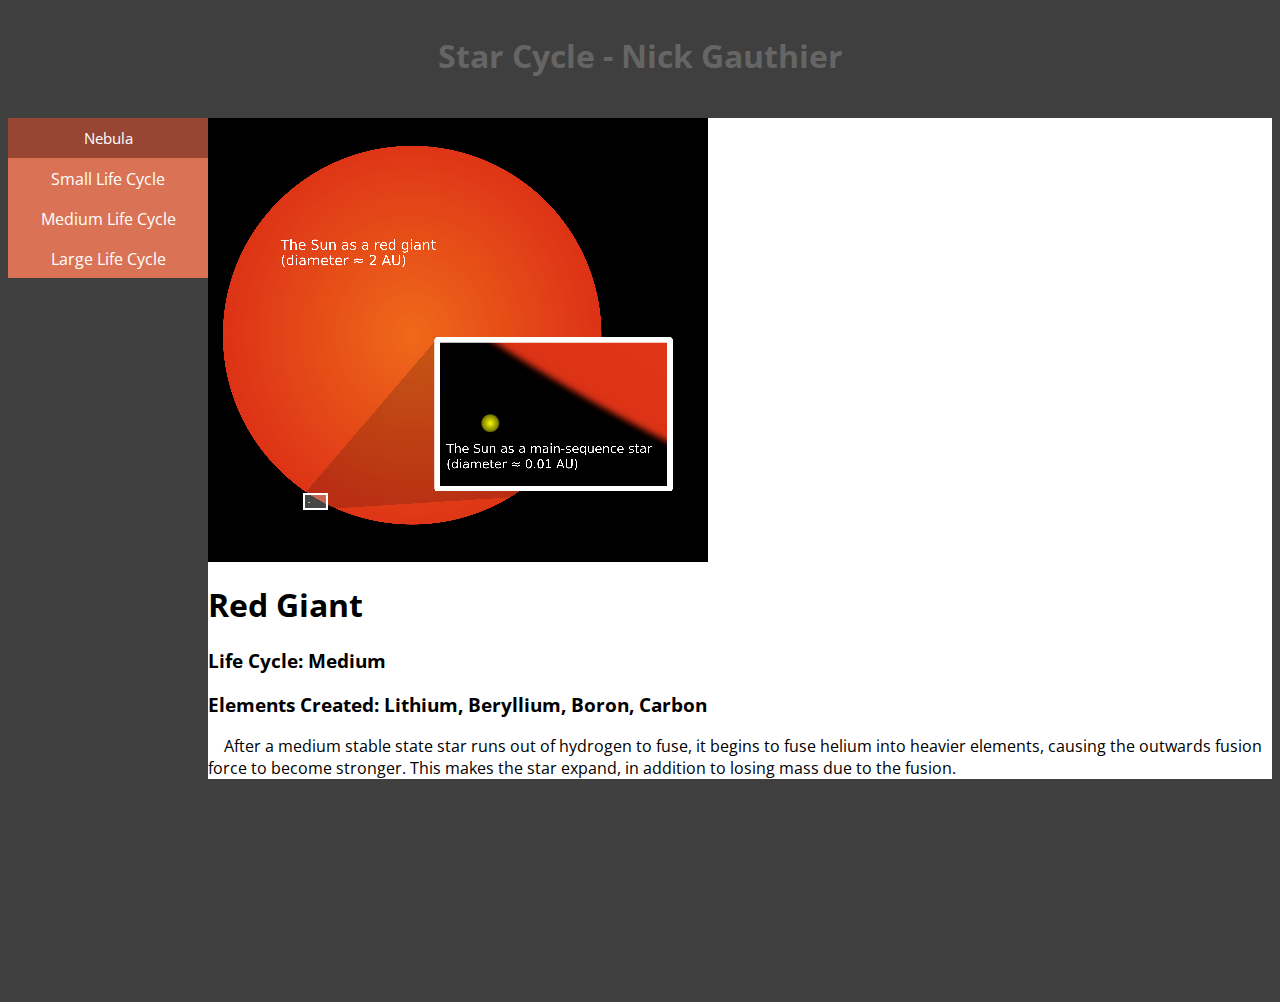
<file: medium1.html>
<html>

	<head>

		<title>Star Cycle - Nick Gauthier</title>

		<link href="css/stylesheet.css" rel="stylesheet" type="text/css">
		<link href='https://fonts.googleapis.com/css?family=Open+Sans' rel='stylesheet' type='text/css'>

		<script src="js/sweetalert.min.js"></script>
		<link href="css/sweetalert.css" rel="stylesheet" type="text/css">

	</head>

	<body>

		<script>
function toggleElement(e) {
	if(e.style.display == "none") {
		e.style.display = "block";

		if(e.style.display != "block") {
			swal("Error", "Could not set the object's style.", "error");
		}
	} else if(e.style.display == "block") {
		e.style.display = "none";

		if(e.style.display != "none") {
			swal("Error", "Could not set the object's style.", "error");
		}
	} else {
		swal("Error", "Could not match object's style to a pattern: " + e.style.display, "error");
	}

	console.log("Toggled element " + e);
}

		</script>

		<div id="container">

			<div id="header"><h1>Star Cycle - Nick Gauthier</h1></div>

			<div id="sidebar">
			<a href="all0.html"><div class="contentsub">Nebula</div></a>

				<div class="content" onclick="toggleElement(document.getElementById('smallsub'));">Small Life Cycle</div>

				<div id="smallsub" style="display: none;">
					<a href="small0.html"><div class="contentsub">Brown Dwarf</div></a>
				</div>

				<div class="content" onclick="toggleElement(document.getElementById('mediumsub'));">Medium Life Cycle</div>

				<div id="mediumsub" style="display: none;">
					<a href="medium0.html"><div class="contentsub">Medium Stable State Star</div></a>
					<a href="medium1.html"><div class="contentsub">Red Giant</div></a>
					<a href="medium2.html"><div class="contentsub">Nova</div></a>
					<a href="medium3.html"><div class="contentsub">White Dwarf</div></a>
					<a href="medium4.html"><div class="contentsub">Black Dwarf</div></a>
				</div>

				<div class="content" onclick="toggleElement(document.getElementById('largesub'));">Large Life Cycle</div>

				<div id="largesub" style="display: none;">
					<a href="large0.html"><div class="contentsub">Large Stable State Star</div></a>
					<a href="large1.html"><div class="contentsub">Red Super Giant</div></a>
					<a href="large2.html"><div class="contentsub">Super Nova</div></a>
					<a href="large3.html"><div class="contentsub">Black Hole</div></a>
					<a href="large4.html"><div class="contentsub">Neutron Star</div></a>
				</div>
			</div>

			<div id="content">
			<a href="https://upload.wikimedia.org/wikipedia/commons/thumb/7/7c/Sun_red_giant.svg/2000px-Sun_red_giant.svg.png"><img src="img/medium1.png"></a>

			<p><h1>Red Giant</h1>
			<h3>Life Cycle: Medium</h3>
			<h3>Elements Created: Lithium, Beryllium, Boron, Carbon</h3></p>

			<p>&nbsp;&nbsp;&nbsp;&nbsp;After a medium stable state star runs out of hydrogen to fuse, it begins to fuse helium into heavier elements, causing the outwards fusion force to become stronger. This makes the star expand, in addition to losing mass due to the fusion.</p>
			</div>

		</div>

	</body>

</html>
</file>
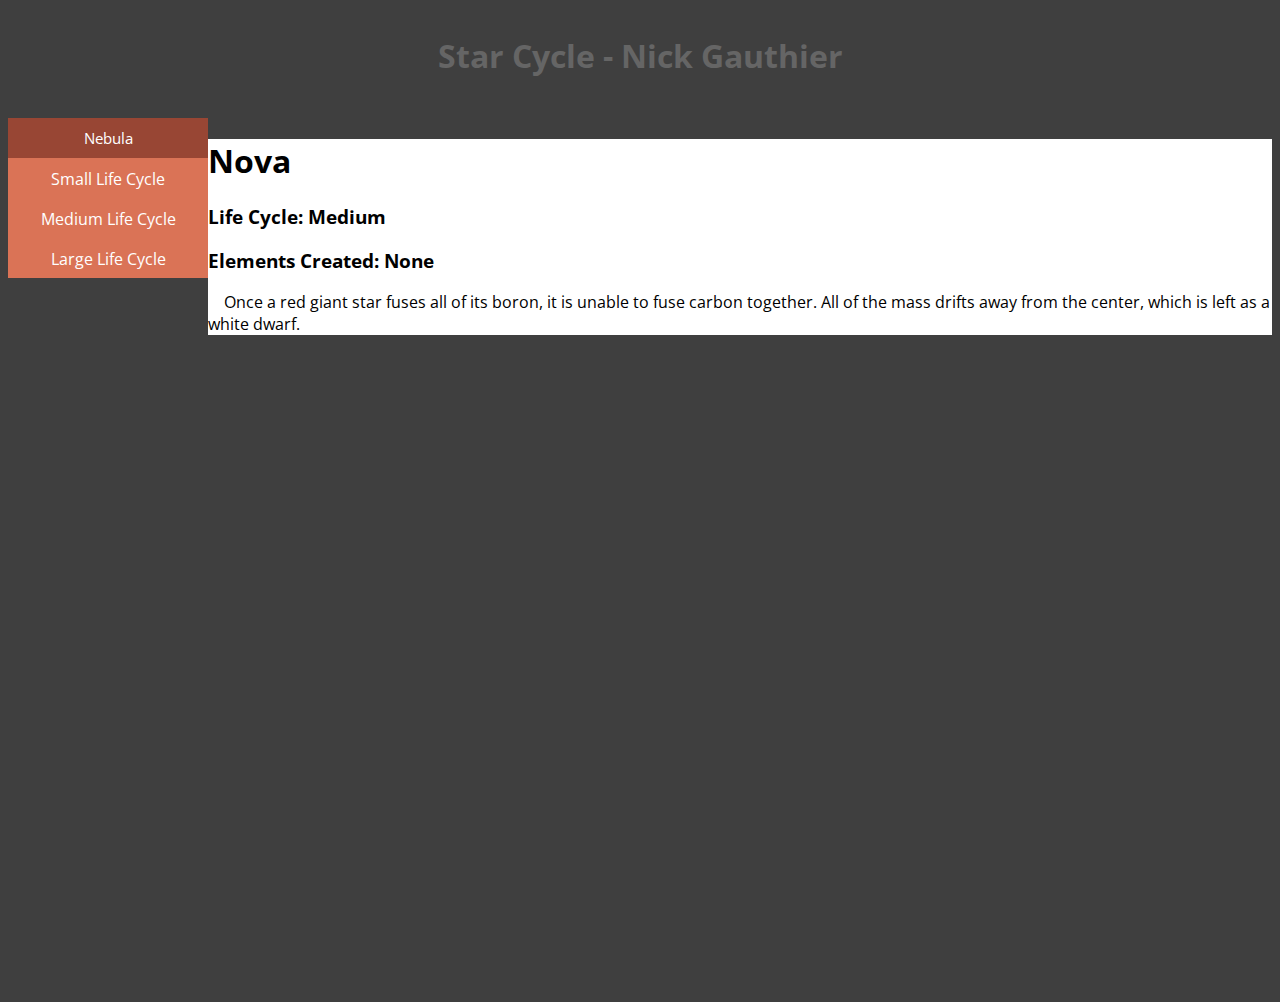
<file: medium2.html>
<html>

	<head>

		<title>Star Cycle - Nick Gauthier</title>

		<link href="css/stylesheet.css" rel="stylesheet" type="text/css">
		<link href='https://fonts.googleapis.com/css?family=Open+Sans' rel='stylesheet' type='text/css'>

		<script src="js/sweetalert.min.js"></script>
		<link href="css/sweetalert.css" rel="stylesheet" type="text/css">

	</head>

	<body>

		<script>
function toggleElement(e) {
	if(e.style.display == "none") {
		e.style.display = "block";

		if(e.style.display != "block") {
			swal("Error", "Could not set the object's style.", "error");
		}
	} else if(e.style.display == "block") {
		e.style.display = "none";

		if(e.style.display != "none") {
			swal("Error", "Could not set the object's style.", "error");
		}
	} else {
		swal("Error", "Could not match object's style to a pattern: " + e.style.display, "error");
	}

	console.log("Toggled element " + e);
}

		</script>

		<div id="container">

			<div id="header"><h1>Star Cycle - Nick Gauthier</h1></div>

			<div id="sidebar">
			<a href="all0.html"><div class="contentsub">Nebula</div></a>

				<div class="content" onclick="toggleElement(document.getElementById('smallsub'));">Small Life Cycle</div>

				<div id="smallsub" style="display: none;">
					<a href="small0.html"><div class="contentsub">Brown Dwarf</div></a>
				</div>

				<div class="content" onclick="toggleElement(document.getElementById('mediumsub'));">Medium Life Cycle</div>

				<div id="mediumsub" style="display: none;">
					<a href="medium0.html"><div class="contentsub">Medium Stable State Star</div></a>
					<a href="medium1.html"><div class="contentsub">Red Giant</div></a>
					<a href="medium2.html"><div class="contentsub">Nova</div></a>
					<a href="medium3.html"><div class="contentsub">White Dwarf</div></a>
					<a href="medium4.html"><div class="contentsub">Black Dwarf</div></a>
				</div>

				<div class="content" onclick="toggleElement(document.getElementById('largesub'));">Large Life Cycle</div>

				<div id="largesub" style="display: none;">
					<a href="large0.html"><div class="contentsub">Large Stable State Star</div></a>
					<a href="large1.html"><div class="contentsub">Red Super Giant</div></a>
					<a href="large2.html"><div class="contentsub">Super Nova</div></a>
					<a href="large3.html"><div class="contentsub">Black Hole</div></a>
					<a href="large4.html"><div class="contentsub">Neutron Star</div></a>
				</div>
			</div>

			<div id="content">
			<p><h1>Nova</h1>
			<h3>Life Cycle: Medium</h3>
			<h3>Elements Created: None</h3></p>

			<p>&nbsp;&nbsp;&nbsp;&nbsp;Once a red giant star fuses all of its boron, it is unable to fuse carbon together. All of the mass drifts away from the center, which is left as a white dwarf.</p>
			</div>

		</div>

	</body>

</html>
</file>
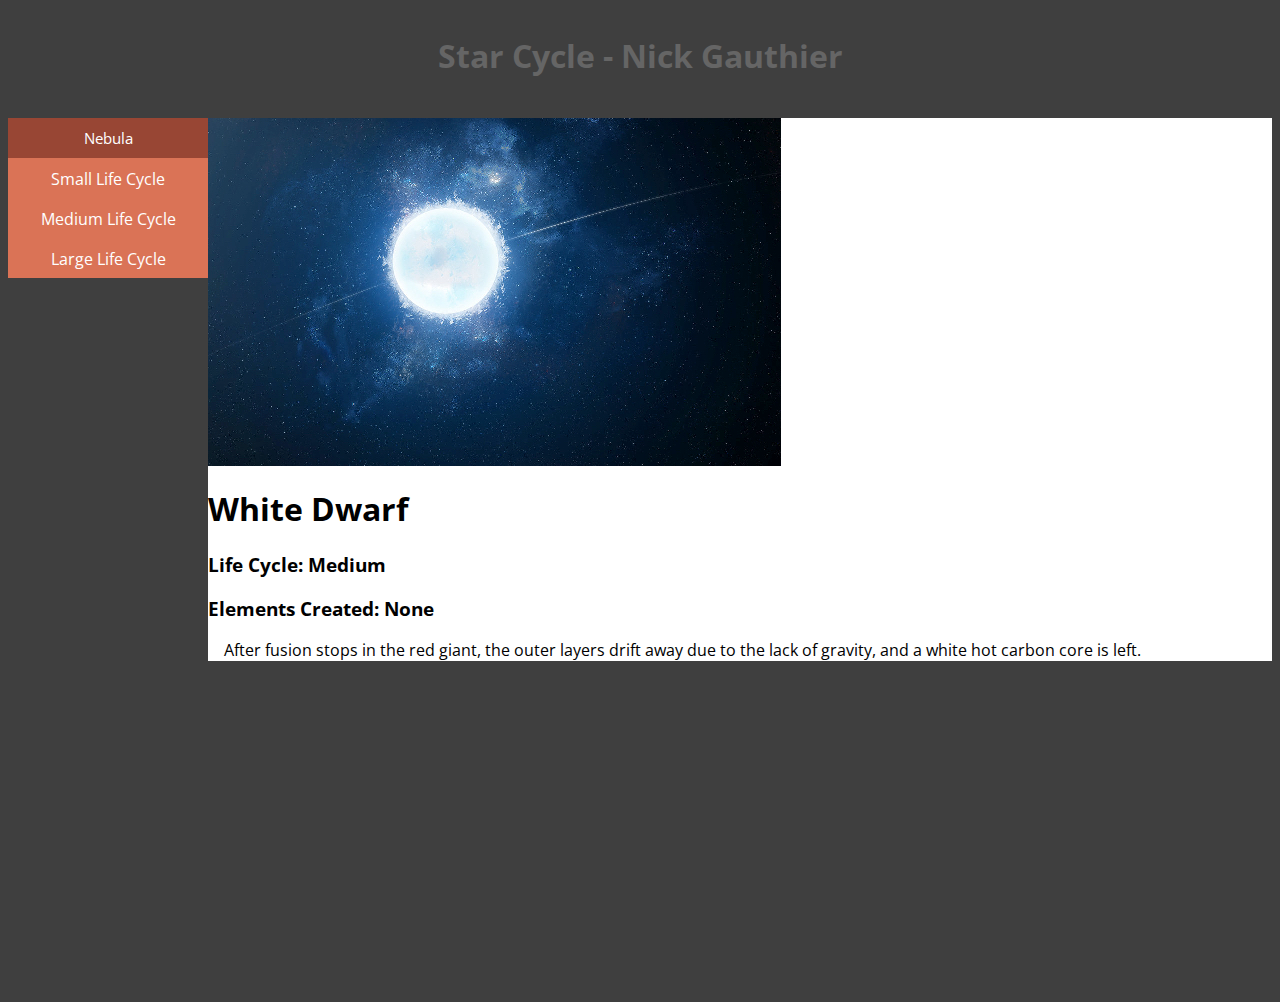
<file: medium3.html>
<html>

	<head>

		<title>Star Cycle - Nick Gauthier</title>

		<link href="css/stylesheet.css" rel="stylesheet" type="text/css">
		<link href='https://fonts.googleapis.com/css?family=Open+Sans' rel='stylesheet' type='text/css'>

		<script src="js/sweetalert.min.js"></script>
		<link href="css/sweetalert.css" rel="stylesheet" type="text/css">

	</head>

	<body>

		<script>
function toggleElement(e) {
	if(e.style.display == "none") {
		e.style.display = "block";

		if(e.style.display != "block") {
			swal("Error", "Could not set the object's style.", "error");
		}
	} else if(e.style.display == "block") {
		e.style.display = "none";

		if(e.style.display != "none") {
			swal("Error", "Could not set the object's style.", "error");
		}
	} else {
		swal("Error", "Could not match object's style to a pattern: " + e.style.display, "error");
	}

	console.log("Toggled element " + e);
}

		</script>

		<div id="container">

			<div id="header"><h1>Star Cycle - Nick Gauthier</h1></div>

			<div id="sidebar">
			<a href="all0.html"><div class="contentsub">Nebula</div></a>

				<div class="content" onclick="toggleElement(document.getElementById('smallsub'));">Small Life Cycle</div>

				<div id="smallsub" style="display: none;">
					<a href="small0.html"><div class="contentsub">Brown Dwarf</div></a>
				</div>

				<div class="content" onclick="toggleElement(document.getElementById('mediumsub'));">Medium Life Cycle</div>

				<div id="mediumsub" style="display: none;">
					<a href="medium0.html"><div class="contentsub">Medium Stable State Star</div></a>
					<a href="medium1.html"><div class="contentsub">Red Giant</div></a>
					<a href="medium2.html"><div class="contentsub">Nova</div></a>
					<a href="medium3.html"><div class="contentsub">White Dwarf</div></a>
					<a href="medium4.html"><div class="contentsub">Black Dwarf</div></a>
				</div>

				<div class="content" onclick="toggleElement(document.getElementById('largesub'));">Large Life Cycle</div>

				<div id="largesub" style="display: none;">
					<a href="large0.html"><div class="contentsub">Large Stable State Star</div></a>
					<a href="large1.html"><div class="contentsub">Red Super Giant</div></a>
					<a href="large2.html"><div class="contentsub">Super Nova</div></a>
					<a href="large3.html"><div class="contentsub">Black Hole</div></a>
					<a href="large4.html"><div class="contentsub">Neutron Star</div></a>
				</div>
			</div>

			<div id="content">
			<a href="https://universodoppler.files.wordpress.com/2011/11/white_dwarf_by_i3a12c1.jpg"><img src="img/medium3.jpg"></a>

			<p><h1>White Dwarf</h1>
			<h3>Life Cycle: Medium</h3>
			<h3>Elements Created: None</h3></p>

			<p>&nbsp;&nbsp;&nbsp;&nbsp;After fusion stops in the red giant, the outer layers drift away due to the lack of gravity, and a white hot carbon core is left.</p>
			</div>

		</div>

	</body>

</html>
</file>
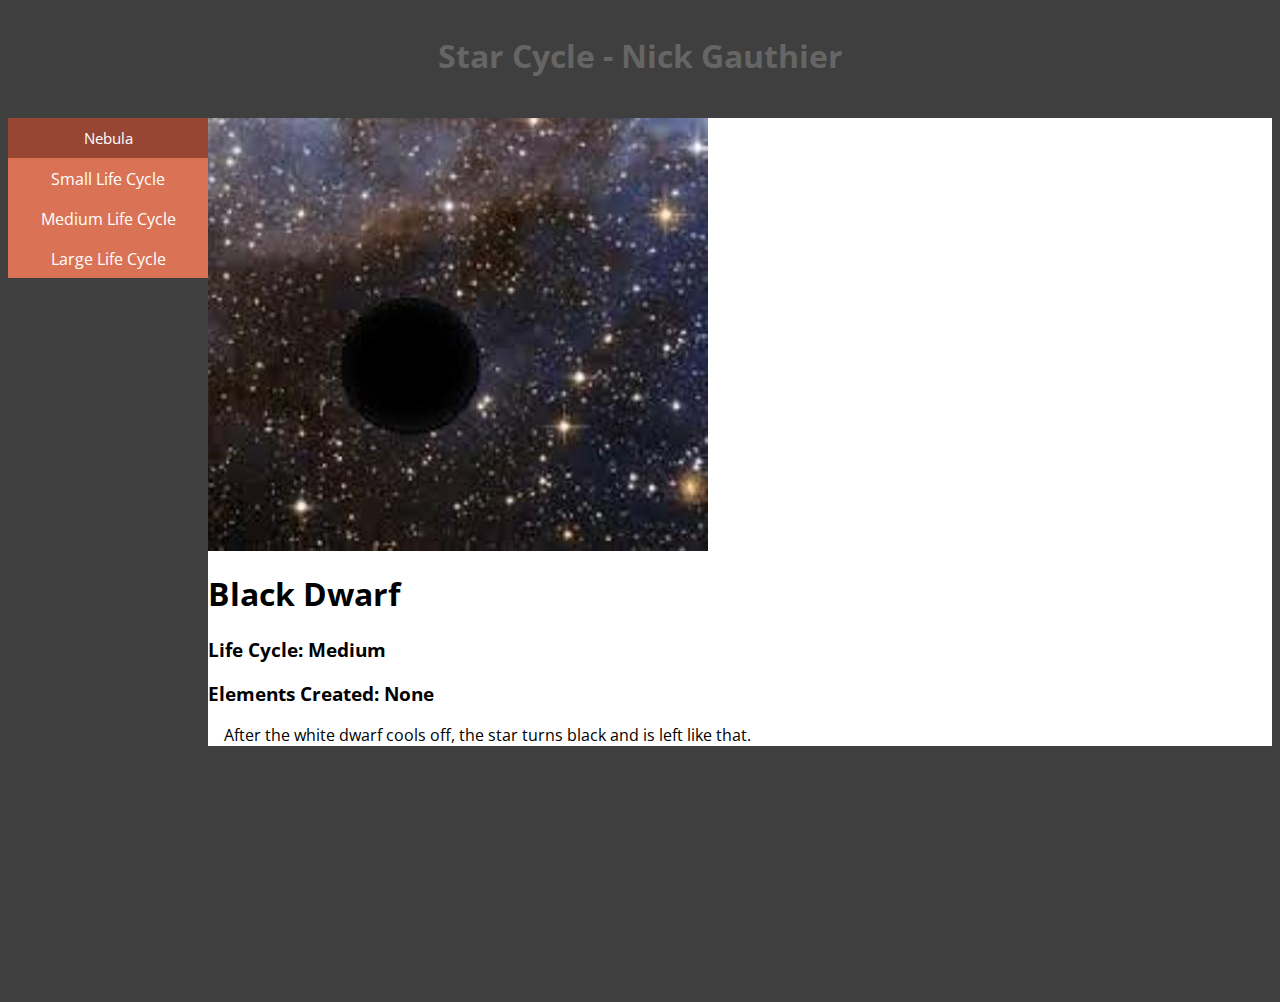
<file: medium4.html>
<html>

	<head>

		<title>Star Cycle - Nick Gauthier</title>

		<link href="css/stylesheet.css" rel="stylesheet" type="text/css">
		<link href='https://fonts.googleapis.com/css?family=Open+Sans' rel='stylesheet' type='text/css'>

		<script src="js/sweetalert.min.js"></script>
		<link href="css/sweetalert.css" rel="stylesheet" type="text/css">

	</head>

	<body>

		<script>
function toggleElement(e) {
	if(e.style.display == "none") {
		e.style.display = "block";

		if(e.style.display != "block") {
			swal("Error", "Could not set the object's style.", "error");
		}
	} else if(e.style.display == "block") {
		e.style.display = "none";

		if(e.style.display != "none") {
			swal("Error", "Could not set the object's style.", "error");
		}
	} else {
		swal("Error", "Could not match object's style to a pattern: " + e.style.display, "error");
	}

	console.log("Toggled element " + e);
}

		</script>

		<div id="container">

			<div id="header"><h1>Star Cycle - Nick Gauthier</h1></div>

			<div id="sidebar">
			<a href="all0.html"><div class="contentsub">Nebula</div></a>

				<div class="content" onclick="toggleElement(document.getElementById('smallsub'));">Small Life Cycle</div>

				<div id="smallsub" style="display: none;">
					<a href="small0.html"><div class="contentsub">Brown Dwarf</div></a>
				</div>

				<div class="content" onclick="toggleElement(document.getElementById('mediumsub'));">Medium Life Cycle</div>

				<div id="mediumsub" style="display: none;">
					<a href="medium0.html"><div class="contentsub">Medium Stable State Star</div></a>
					<a href="medium1.html"><div class="contentsub">Red Giant</div></a>
					<a href="medium2.html"><div class="contentsub">Nova</div></a>
					<a href="medium3.html"><div class="contentsub">White Dwarf</div></a>
					<a href="medium4.html"><div class="contentsub">Black Dwarf</div></a>
				</div>

				<div class="content" onclick="toggleElement(document.getElementById('largesub'));">Large Life Cycle</div>

				<div id="largesub" style="display: none;">
					<a href="large0.html"><div class="contentsub">Large Stable State Star</div></a>
					<a href="large1.html"><div class="contentsub">Red Super Giant</div></a>
					<a href="large2.html"><div class="contentsub">Super Nova</div></a>
					<a href="large3.html"><div class="contentsub">Black Hole</div></a>
					<a href="large4.html"><div class="contentsub">Neutron Star</div></a>
				</div>
			</div>

			<div id="content">
			<a href="http://factfile.org/wp-content/uploads/2015/07/Black-Dwarf-Star-Facts1.jpg"><img src="img/medium4.jpg"></a>

			<p><h1>Black Dwarf</h1>
			<h3>Life Cycle: Medium</h3>
			<h3>Elements Created: None</h3></p>

			<p>&nbsp;&nbsp;&nbsp;&nbsp;After the white dwarf cools off, the star turns black and is left like that.</p>
			</div>

		</div>

	</body>

</html>
</file>
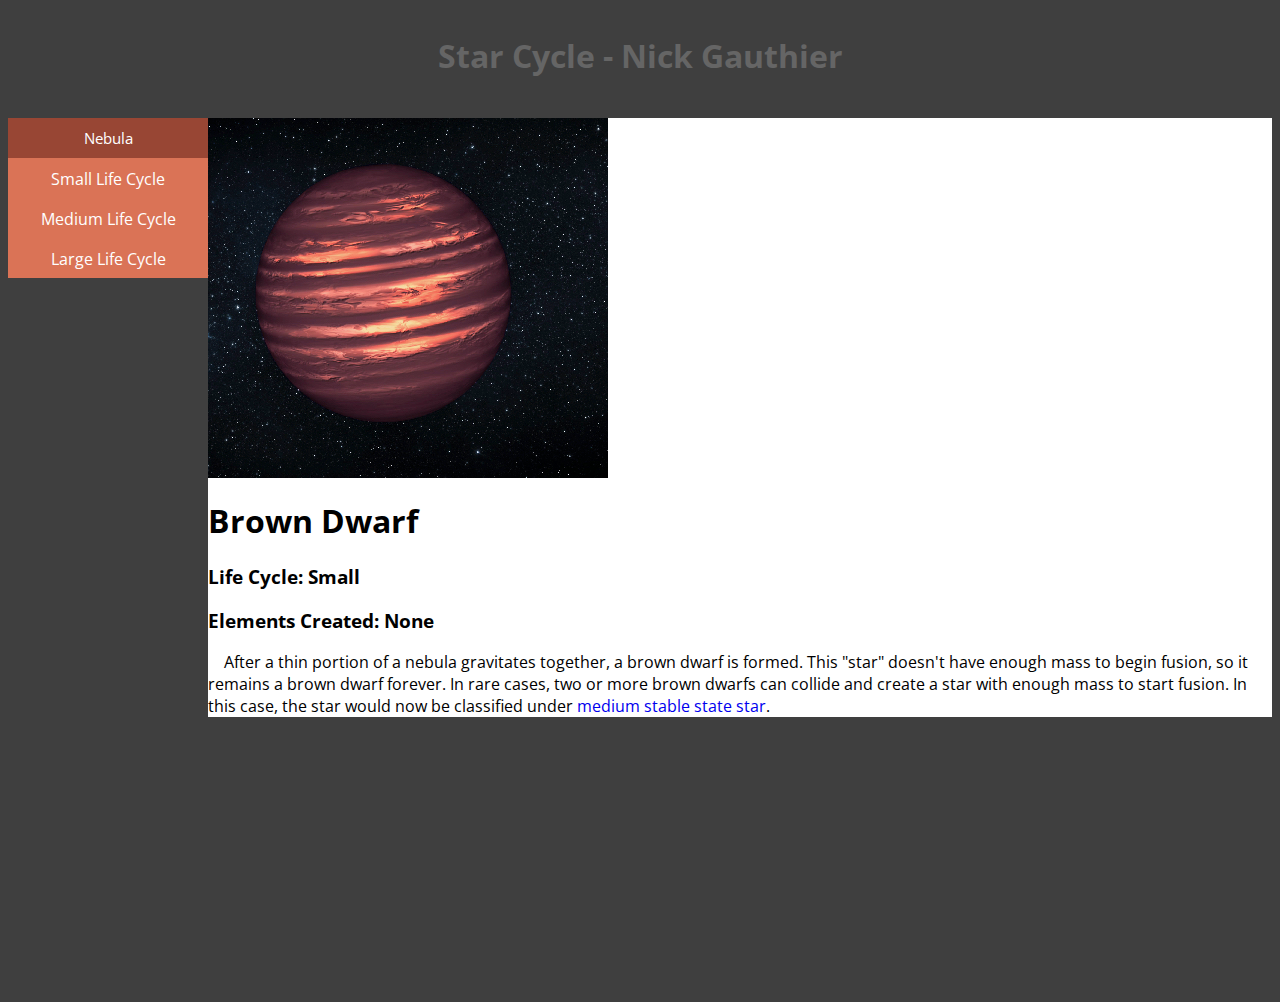
<file: small0.html>
<html>

	<head>

		<title>Star Cycle - Nick Gauthier</title>

		<link href="css/stylesheet.css" rel="stylesheet" type="text/css">
		<link href='https://fonts.googleapis.com/css?family=Open+Sans' rel='stylesheet' type='text/css'>

		<script src="js/sweetalert.min.js"></script>
		<link href="css/sweetalert.css" rel="stylesheet" type="text/css">

	</head>

	<body>

		<script>
function toggleElement(e) {
	if(e.style.display == "none") {
		e.style.display = "block";

		if(e.style.display != "block") {
			swal("Error", "Could not set the object's style.", "error");
		}
	} else if(e.style.display == "block") {
		e.style.display = "none";

		if(e.style.display != "none") {
			swal("Error", "Could not set the object's style.", "error");
		}
	} else {
		swal("Error", "Could not match object's style to a pattern: " + e.style.display, "error");
	}

	console.log("Toggled element " + e);
}

		</script>

		<div id="container">

			<div id="header"><h1>Star Cycle - Nick Gauthier</h1></div>

			<div id="sidebar">
			<a href="all0.html"><div class="contentsub">Nebula</div></a>

				<div class="content" onclick="toggleElement(document.getElementById('smallsub'));">Small Life Cycle</div>

				<div id="smallsub" style="display: none;">
					<a href="small0.html"><div class="contentsub">Brown Dwarf</div></a>
				</div>

				<div class="content" onclick="toggleElement(document.getElementById('mediumsub'));">Medium Life Cycle</div>

				<div id="mediumsub" style="display: none;">
					<a href="medium0.html"><div class="contentsub">Medium Stable State Star</div></a>
					<a href="medium1.html"><div class="contentsub">Red Giant</div></a>
					<a href="medium2.html"><div class="contentsub">Nova</div></a>
					<a href="medium3.html"><div class="contentsub">White Dwarf</div></a>
					<a href="medium4.html"><div class="contentsub">Black Dwarf</div></a>
				</div>

				<div class="content" onclick="toggleElement(document.getElementById('largesub'));">Large Life Cycle</div>

				<div id="largesub" style="display: none;">
					<a href="large0.html"><div class="contentsub">Large Stable State Star</div></a>
					<a href="large1.html"><div class="contentsub">Red Super Giant</div></a>
					<a href="large2.html"><div class="contentsub">Super Nova</div></a>
					<a href="large3.html"><div class="contentsub">Black Hole</div></a>
					<a href="large4.html"><div class="contentsub">Neutron Star</div></a>
				</div>
			</div>

			<div id="content">
			<a href="http://i.space.com/images/i/000/024/922/original/brown-dwarf-weather.jpg?1357691636"><img src="img/small0.jpg"></a>

			<p><h1>Brown Dwarf</h1>
			<h3>Life Cycle: Small</h3>
			<h3>Elements Created: None</h3></p>

			<p>&nbsp;&nbsp;&nbsp;&nbsp;After a thin portion of a nebula gravitates together, a brown dwarf is formed. This "star" doesn't have enough mass to begin fusion, so it remains a brown dwarf forever. In rare cases, two or more brown dwarfs can collide and create a star with enough mass to start fusion. In this case, the star would now be classified under <a href="medium0.html">medium stable state star</a>.
			</div>

		</div>

	</body>

</html>
</file>
<file: css/stylesheet.css>
a {
	text-decoration: none;
}

body {
	font-family: "Open Sans", sans-serif;
	background-color: #3f3f3f;
}

#container {
	width: 100%;
	height: 100%;
	background-color: #3f3f3f;
}

#header {
	height: 100px;

	padding: 5px;

	background-color: #3f3f3f;
	color: #656565;
	text-align: center;
}

#sidebar {
	float: left;
	background-color: #3f3f3f;
	width: 200px;
	height: 100%;
}

#sidebar a {
	color: white;
}

#sidebar .content {
	color: #ffffff;
	background-color: #da7356;
	width: 180px;
	height: 20px;
	text-align: center;
	padding: 10px;
}

#sidebar .contentsub {
	font-size: 15px;
	color: #ffffff;
	background-color: #984634;
	width: 180px;
	height: 20px;
	text-align: center;
	padding: 10px;
}

#content {
	background-color: #ffffff;
}
</file>
<file: css/sweetalert.css>
body.stop-scrolling {
  height: 100%;
  overflow: hidden; }

.sweet-overlay {
  background-color: black;
  /* IE8 */
  -ms-filter: "progid:DXImageTransform.Microsoft.Alpha(Opacity=40)";
  /* IE8 */
  background-color: rgba(0, 0, 0, 0.4);
  position: fixed;
  left: 0;
  right: 0;
  top: 0;
  bottom: 0;
  display: none;
  z-index: 10000; }

.sweet-alert {
  background-color: white;
  font-family: 'Open Sans', 'Helvetica Neue', Helvetica, Arial, sans-serif;
  width: 478px;
  padding: 17px;
  border-radius: 5px;
  text-align: center;
  position: fixed;
  left: 50%;
  top: 50%;
  margin-left: -256px;
  margin-top: -200px;
  overflow: hidden;
  display: none;
  z-index: 99999; }
  @media all and (max-width: 540px) {
    .sweet-alert {
      width: auto;
      margin-left: 0;
      margin-right: 0;
      left: 15px;
      right: 15px; } }
  .sweet-alert h2 {
    color: #575757;
    font-size: 30px;
    text-align: center;
    font-weight: 600;
    text-transform: none;
    position: relative;
    margin: 25px 0;
    padding: 0;
    line-height: 40px;
    display: block; }
  .sweet-alert p {
    color: #797979;
    font-size: 16px;
    text-align: center;
    font-weight: 300;
    position: relative;
    text-align: inherit;
    float: none;
    margin: 0;
    padding: 0;
    line-height: normal; }
  .sweet-alert fieldset {
    border: none;
    position: relative; }
  .sweet-alert .sa-error-container {
    background-color: #f1f1f1;
    margin-left: -17px;
    margin-right: -17px;
    overflow: hidden;
    padding: 0 10px;
    max-height: 0;
    webkit-transition: padding 0.15s, max-height 0.15s;
    transition: padding 0.15s, max-height 0.15s; }
    .sweet-alert .sa-error-container.show {
      padding: 10px 0;
      max-height: 100px;
      webkit-transition: padding 0.2s, max-height 0.2s;
      transition: padding 0.25s, max-height 0.25s; }
    .sweet-alert .sa-error-container .icon {
      display: inline-block;
      width: 24px;
      height: 24px;
      border-radius: 50%;
      background-color: #ea7d7d;
      color: white;
      line-height: 24px;
      text-align: center;
      margin-right: 3px; }
    .sweet-alert .sa-error-container p {
      display: inline-block; }
  .sweet-alert .sa-input-error {
    position: absolute;
    top: 29px;
    right: 26px;
    width: 20px;
    height: 20px;
    opacity: 0;
    -webkit-transform: scale(0.5);
    transform: scale(0.5);
    -webkit-transform-origin: 50% 50%;
    transform-origin: 50% 50%;
    -webkit-transition: all 0.1s;
    transition: all 0.1s; }
    .sweet-alert .sa-input-error::before, .sweet-alert .sa-input-error::after {
      content: "";
      width: 20px;
      height: 6px;
      background-color: #f06e57;
      border-radius: 3px;
      position: absolute;
      top: 50%;
      margin-top: -4px;
      left: 50%;
      margin-left: -9px; }
    .sweet-alert .sa-input-error::before {
      -webkit-transform: rotate(-45deg);
      transform: rotate(-45deg); }
    .sweet-alert .sa-input-error::after {
      -webkit-transform: rotate(45deg);
      transform: rotate(45deg); }
    .sweet-alert .sa-input-error.show {
      opacity: 1;
      -webkit-transform: scale(1);
      transform: scale(1); }
  .sweet-alert input {
    width: 100%;
    box-sizing: border-box;
    border-radius: 3px;
    border: 1px solid #d7d7d7;
    height: 43px;
    margin-top: 10px;
    margin-bottom: 17px;
    font-size: 18px;
    box-shadow: inset 0px 1px 1px rgba(0, 0, 0, 0.06);
    padding: 0 12px;
    display: none;
    -webkit-transition: all 0.3s;
    transition: all 0.3s; }
    .sweet-alert input:focus {
      outline: none;
      box-shadow: 0px 0px 3px #c4e6f5;
      border: 1px solid #b4dbed; }
      .sweet-alert input:focus::-moz-placeholder {
        transition: opacity 0.3s 0.03s ease;
        opacity: 0.5; }
      .sweet-alert input:focus:-ms-input-placeholder {
        transition: opacity 0.3s 0.03s ease;
        opacity: 0.5; }
      .sweet-alert input:focus::-webkit-input-placeholder {
        transition: opacity 0.3s 0.03s ease;
        opacity: 0.5; }
    .sweet-alert input::-moz-placeholder {
      color: #bdbdbd; }
    .sweet-alert input:-ms-input-placeholder {
      color: #bdbdbd; }
    .sweet-alert input::-webkit-input-placeholder {
      color: #bdbdbd; }
  .sweet-alert.show-input input {
    display: block; }
  .sweet-alert .sa-confirm-button-container {
    display: inline-block;
    position: relative; }
  .sweet-alert .la-ball-fall {
    position: absolute;
    left: 50%;
    top: 50%;
    margin-left: -27px;
    margin-top: 4px;
    opacity: 0;
    visibility: hidden; }
  .sweet-alert button {
    background-color: #8CD4F5;
    color: white;
    border: none;
    box-shadow: none;
    font-size: 17px;
    font-weight: 500;
    -webkit-border-radius: 4px;
    border-radius: 5px;
    padding: 10px 32px;
    margin: 26px 5px 0 5px;
    cursor: pointer; }
    .sweet-alert button:focus {
      outline: none;
      box-shadow: 0 0 2px rgba(128, 179, 235, 0.5), inset 0 0 0 1px rgba(0, 0, 0, 0.05); }
    .sweet-alert button:hover {
      background-color: #7ecff4; }
    .sweet-alert button:active {
      background-color: #5dc2f1; }
    .sweet-alert button.cancel {
      background-color: #C1C1C1; }
      .sweet-alert button.cancel:hover {
        background-color: #b9b9b9; }
      .sweet-alert button.cancel:active {
        background-color: #a8a8a8; }
      .sweet-alert button.cancel:focus {
        box-shadow: rgba(197, 205, 211, 0.8) 0px 0px 2px, rgba(0, 0, 0, 0.0470588) 0px 0px 0px 1px inset !important; }
    .sweet-alert button[disabled] {
      opacity: .6;
      cursor: default; }
    .sweet-alert button.confirm[disabled] {
      color: transparent; }
      .sweet-alert button.confirm[disabled] ~ .la-ball-fall {
        opacity: 1;
        visibility: visible;
        transition-delay: 0s; }
    .sweet-alert button::-moz-focus-inner {
      border: 0; }
  .sweet-alert[data-has-cancel-button=false] button {
    box-shadow: none !important; }
  .sweet-alert[data-has-confirm-button=false][data-has-cancel-button=false] {
    padding-bottom: 40px; }
  .sweet-alert .sa-icon {
    width: 80px;
    height: 80px;
    border: 4px solid gray;
    -webkit-border-radius: 40px;
    border-radius: 40px;
    border-radius: 50%;
    margin: 20px auto;
    padding: 0;
    position: relative;
    box-sizing: content-box; }
    .sweet-alert .sa-icon.sa-error {
      border-color: #F27474; }
      .sweet-alert .sa-icon.sa-error .sa-x-mark {
        position: relative;
        display: block; }
      .sweet-alert .sa-icon.sa-error .sa-line {
        position: absolute;
        height: 5px;
        width: 47px;
        background-color: #F27474;
        display: block;
        top: 37px;
        border-radius: 2px; }
        .sweet-alert .sa-icon.sa-error .sa-line.sa-left {
          -webkit-transform: rotate(45deg);
          transform: rotate(45deg);
          left: 17px; }
        .sweet-alert .sa-icon.sa-error .sa-line.sa-right {
          -webkit-transform: rotate(-45deg);
          transform: rotate(-45deg);
          right: 16px; }
    .sweet-alert .sa-icon.sa-warning {
      border-color: #F8BB86; }
      .sweet-alert .sa-icon.sa-warning .sa-body {
        position: absolute;
        width: 5px;
        height: 47px;
        left: 50%;
        top: 10px;
        -webkit-border-radius: 2px;
        border-radius: 2px;
        margin-left: -2px;
        background-color: #F8BB86; }
      .sweet-alert .sa-icon.sa-warning .sa-dot {
        position: absolute;
        width: 7px;
        height: 7px;
        -webkit-border-radius: 50%;
        border-radius: 50%;
        margin-left: -3px;
        left: 50%;
        bottom: 10px;
        background-color: #F8BB86; }
    .sweet-alert .sa-icon.sa-info {
      border-color: #C9DAE1; }
      .sweet-alert .sa-icon.sa-info::before {
        content: "";
        position: absolute;
        width: 5px;
        height: 29px;
        left: 50%;
        bottom: 17px;
        border-radius: 2px;
        margin-left: -2px;
        background-color: #C9DAE1; }
      .sweet-alert .sa-icon.sa-info::after {
        content: "";
        position: absolute;
        width: 7px;
        height: 7px;
        border-radius: 50%;
        margin-left: -3px;
        top: 19px;
        background-color: #C9DAE1; }
    .sweet-alert .sa-icon.sa-success {
      border-color: #A5DC86; }
      .sweet-alert .sa-icon.sa-success::before, .sweet-alert .sa-icon.sa-success::after {
        content: '';
        -webkit-border-radius: 40px;
        border-radius: 40px;
        border-radius: 50%;
        position: absolute;
        width: 60px;
        height: 120px;
        background: white;
        -webkit-transform: rotate(45deg);
        transform: rotate(45deg); }
      .sweet-alert .sa-icon.sa-success::before {
        -webkit-border-radius: 120px 0 0 120px;
        border-radius: 120px 0 0 120px;
        top: -7px;
        left: -33px;
        -webkit-transform: rotate(-45deg);
        transform: rotate(-45deg);
        -webkit-transform-origin: 60px 60px;
        transform-origin: 60px 60px; }
      .sweet-alert .sa-icon.sa-success::after {
        -webkit-border-radius: 0 120px 120px 0;
        border-radius: 0 120px 120px 0;
        top: -11px;
        left: 30px;
        -webkit-transform: rotate(-45deg);
        transform: rotate(-45deg);
        -webkit-transform-origin: 0px 60px;
        transform-origin: 0px 60px; }
      .sweet-alert .sa-icon.sa-success .sa-placeholder {
        width: 80px;
        height: 80px;
        border: 4px solid rgba(165, 220, 134, 0.2);
        -webkit-border-radius: 40px;
        border-radius: 40px;
        border-radius: 50%;
        box-sizing: content-box;
        position: absolute;
        left: -4px;
        top: -4px;
        z-index: 2; }
      .sweet-alert .sa-icon.sa-success .sa-fix {
        width: 5px;
        height: 90px;
        background-color: white;
        position: absolute;
        left: 28px;
        top: 8px;
        z-index: 1;
        -webkit-transform: rotate(-45deg);
        transform: rotate(-45deg); }
      .sweet-alert .sa-icon.sa-success .sa-line {
        height: 5px;
        background-color: #A5DC86;
        display: block;
        border-radius: 2px;
        position: absolute;
        z-index: 2; }
        .sweet-alert .sa-icon.sa-success .sa-line.sa-tip {
          width: 25px;
          left: 14px;
          top: 46px;
          -webkit-transform: rotate(45deg);
          transform: rotate(45deg); }
        .sweet-alert .sa-icon.sa-success .sa-line.sa-long {
          width: 47px;
          right: 8px;
          top: 38px;
          -webkit-transform: rotate(-45deg);
          transform: rotate(-45deg); }
    .sweet-alert .sa-icon.sa-custom {
      background-size: contain;
      border-radius: 0;
      border: none;
      background-position: center center;
      background-repeat: no-repeat; }

/*
 * Animations
 */
@-webkit-keyframes showSweetAlert {
  0% {
    transform: scale(0.7);
    -webkit-transform: scale(0.7); }
  45% {
    transform: scale(1.05);
    -webkit-transform: scale(1.05); }
  80% {
    transform: scale(0.95);
    -webkit-transform: scale(0.95); }
  100% {
    transform: scale(1);
    -webkit-transform: scale(1); } }

@keyframes showSweetAlert {
  0% {
    transform: scale(0.7);
    -webkit-transform: scale(0.7); }
  45% {
    transform: scale(1.05);
    -webkit-transform: scale(1.05); }
  80% {
    transform: scale(0.95);
    -webkit-transform: scale(0.95); }
  100% {
    transform: scale(1);
    -webkit-transform: scale(1); } }

@-webkit-keyframes hideSweetAlert {
  0% {
    transform: scale(1);
    -webkit-transform: scale(1); }
  100% {
    transform: scale(0.5);
    -webkit-transform: scale(0.5); } }

@keyframes hideSweetAlert {
  0% {
    transform: scale(1);
    -webkit-transform: scale(1); }
  100% {
    transform: scale(0.5);
    -webkit-transform: scale(0.5); } }

@-webkit-keyframes slideFromTop {
  0% {
    top: 0%; }
  100% {
    top: 50%; } }

@keyframes slideFromTop {
  0% {
    top: 0%; }
  100% {
    top: 50%; } }

@-webkit-keyframes slideToTop {
  0% {
    top: 50%; }
  100% {
    top: 0%; } }

@keyframes slideToTop {
  0% {
    top: 50%; }
  100% {
    top: 0%; } }

@-webkit-keyframes slideFromBottom {
  0% {
    top: 70%; }
  100% {
    top: 50%; } }

@keyframes slideFromBottom {
  0% {
    top: 70%; }
  100% {
    top: 50%; } }

@-webkit-keyframes slideToBottom {
  0% {
    top: 50%; }
  100% {
    top: 70%; } }

@keyframes slideToBottom {
  0% {
    top: 50%; }
  100% {
    top: 70%; } }

.showSweetAlert[data-animation=pop] {
  -webkit-animation: showSweetAlert 0.3s;
  animation: showSweetAlert 0.3s; }

.showSweetAlert[data-animation=none] {
  -webkit-animation: none;
  animation: none; }

.showSweetAlert[data-animation=slide-from-top] {
  -webkit-animation: slideFromTop 0.3s;
  animation: slideFromTop 0.3s; }

.showSweetAlert[data-animation=slide-from-bottom] {
  -webkit-animation: slideFromBottom 0.3s;
  animation: slideFromBottom 0.3s; }

.hideSweetAlert[data-animation=pop] {
  -webkit-animation: hideSweetAlert 0.2s;
  animation: hideSweetAlert 0.2s; }

.hideSweetAlert[data-animation=none] {
  -webkit-animation: none;
  animation: none; }

.hideSweetAlert[data-animation=slide-from-top] {
  -webkit-animation: slideToTop 0.4s;
  animation: slideToTop 0.4s; }

.hideSweetAlert[data-animation=slide-from-bottom] {
  -webkit-animation: slideToBottom 0.3s;
  animation: slideToBottom 0.3s; }

@-webkit-keyframes animateSuccessTip {
  0% {
    width: 0;
    left: 1px;
    top: 19px; }
  54% {
    width: 0;
    left: 1px;
    top: 19px; }
  70% {
    width: 50px;
    left: -8px;
    top: 37px; }
  84% {
    width: 17px;
    left: 21px;
    top: 48px; }
  100% {
    width: 25px;
    left: 14px;
    top: 45px; } }

@keyframes animateSuccessTip {
  0% {
    width: 0;
    left: 1px;
    top: 19px; }
  54% {
    width: 0;
    left: 1px;
    top: 19px; }
  70% {
    width: 50px;
    left: -8px;
    top: 37px; }
  84% {
    width: 17px;
    left: 21px;
    top: 48px; }
  100% {
    width: 25px;
    left: 14px;
    top: 45px; } }

@-webkit-keyframes animateSuccessLong {
  0% {
    width: 0;
    right: 46px;
    top: 54px; }
  65% {
    width: 0;
    right: 46px;
    top: 54px; }
  84% {
    width: 55px;
    right: 0px;
    top: 35px; }
  100% {
    width: 47px;
    right: 8px;
    top: 38px; } }

@keyframes animateSuccessLong {
  0% {
    width: 0;
    right: 46px;
    top: 54px; }
  65% {
    width: 0;
    right: 46px;
    top: 54px; }
  84% {
    width: 55px;
    right: 0px;
    top: 35px; }
  100% {
    width: 47px;
    right: 8px;
    top: 38px; } }

@-webkit-keyframes rotatePlaceholder {
  0% {
    transform: rotate(-45deg);
    -webkit-transform: rotate(-45deg); }
  5% {
    transform: rotate(-45deg);
    -webkit-transform: rotate(-45deg); }
  12% {
    transform: rotate(-405deg);
    -webkit-transform: rotate(-405deg); }
  100% {
    transform: rotate(-405deg);
    -webkit-transform: rotate(-405deg); } }

@keyframes rotatePlaceholder {
  0% {
    transform: rotate(-45deg);
    -webkit-transform: rotate(-45deg); }
  5% {
    transform: rotate(-45deg);
    -webkit-transform: rotate(-45deg); }
  12% {
    transform: rotate(-405deg);
    -webkit-transform: rotate(-405deg); }
  100% {
    transform: rotate(-405deg);
    -webkit-transform: rotate(-405deg); } }

.animateSuccessTip {
  -webkit-animation: animateSuccessTip 0.75s;
  animation: animateSuccessTip 0.75s; }

.animateSuccessLong {
  -webkit-animation: animateSuccessLong 0.75s;
  animation: animateSuccessLong 0.75s; }

.sa-icon.sa-success.animate::after {
  -webkit-animation: rotatePlaceholder 4.25s ease-in;
  animation: rotatePlaceholder 4.25s ease-in; }

@-webkit-keyframes animateErrorIcon {
  0% {
    transform: rotateX(100deg);
    -webkit-transform: rotateX(100deg);
    opacity: 0; }
  100% {
    transform: rotateX(0deg);
    -webkit-transform: rotateX(0deg);
    opacity: 1; } }

@keyframes animateErrorIcon {
  0% {
    transform: rotateX(100deg);
    -webkit-transform: rotateX(100deg);
    opacity: 0; }
  100% {
    transform: rotateX(0deg);
    -webkit-transform: rotateX(0deg);
    opacity: 1; } }

.animateErrorIcon {
  -webkit-animation: animateErrorIcon 0.5s;
  animation: animateErrorIcon 0.5s; }

@-webkit-keyframes animateXMark {
  0% {
    transform: scale(0.4);
    -webkit-transform: scale(0.4);
    margin-top: 26px;
    opacity: 0; }
  50% {
    transform: scale(0.4);
    -webkit-transform: scale(0.4);
    margin-top: 26px;
    opacity: 0; }
  80% {
    transform: scale(1.15);
    -webkit-transform: scale(1.15);
    margin-top: -6px; }
  100% {
    transform: scale(1);
    -webkit-transform: scale(1);
    margin-top: 0;
    opacity: 1; } }

@keyframes animateXMark {
  0% {
    transform: scale(0.4);
    -webkit-transform: scale(0.4);
    margin-top: 26px;
    opacity: 0; }
  50% {
    transform: scale(0.4);
    -webkit-transform: scale(0.4);
    margin-top: 26px;
    opacity: 0; }
  80% {
    transform: scale(1.15);
    -webkit-transform: scale(1.15);
    margin-top: -6px; }
  100% {
    transform: scale(1);
    -webkit-transform: scale(1);
    margin-top: 0;
    opacity: 1; } }

.animateXMark {
  -webkit-animation: animateXMark 0.5s;
  animation: animateXMark 0.5s; }

@-webkit-keyframes pulseWarning {
  0% {
    border-color: #F8D486; }
  100% {
    border-color: #F8BB86; } }

@keyframes pulseWarning {
  0% {
    border-color: #F8D486; }
  100% {
    border-color: #F8BB86; } }

.pulseWarning {
  -webkit-animation: pulseWarning 0.75s infinite alternate;
  animation: pulseWarning 0.75s infinite alternate; }

@-webkit-keyframes pulseWarningIns {
  0% {
    background-color: #F8D486; }
  100% {
    background-color: #F8BB86; } }

@keyframes pulseWarningIns {
  0% {
    background-color: #F8D486; }
  100% {
    background-color: #F8BB86; } }

.pulseWarningIns {
  -webkit-animation: pulseWarningIns 0.75s infinite alternate;
  animation: pulseWarningIns 0.75s infinite alternate; }

@-webkit-keyframes rotate-loading {
  0% {
    transform: rotate(0deg); }
  100% {
    transform: rotate(360deg); } }

@keyframes rotate-loading {
  0% {
    transform: rotate(0deg); }
  100% {
    transform: rotate(360deg); } }

/* Internet Explorer 9 has some special quirks that are fixed here */
/* The icons are not animated. */
/* This file is automatically merged into sweet-alert.min.js through Gulp */
/* Error icon */
.sweet-alert .sa-icon.sa-error .sa-line.sa-left {
  -ms-transform: rotate(45deg) \9; }

.sweet-alert .sa-icon.sa-error .sa-line.sa-right {
  -ms-transform: rotate(-45deg) \9; }

/* Success icon */
.sweet-alert .sa-icon.sa-success {
  border-color: transparent\9; }

.sweet-alert .sa-icon.sa-success .sa-line.sa-tip {
  -ms-transform: rotate(45deg) \9; }

.sweet-alert .sa-icon.sa-success .sa-line.sa-long {
  -ms-transform: rotate(-45deg) \9; }

/*!
 * Load Awesome v1.1.0 (http://github.danielcardoso.net/load-awesome/)
 * Copyright 2015 Daniel Cardoso <@DanielCardoso>
 * Licensed under MIT
 */
.la-ball-fall,
.la-ball-fall > div {
  position: relative;
  -webkit-box-sizing: border-box;
  -moz-box-sizing: border-box;
  box-sizing: border-box; }

.la-ball-fall {
  display: block;
  font-size: 0;
  color: #fff; }

.la-ball-fall.la-dark {
  color: #333; }

.la-ball-fall > div {
  display: inline-block;
  float: none;
  background-color: currentColor;
  border: 0 solid currentColor; }

.la-ball-fall {
  width: 54px;
  height: 18px; }

.la-ball-fall > div {
  width: 10px;
  height: 10px;
  margin: 4px;
  border-radius: 100%;
  opacity: 0;
  -webkit-animation: ball-fall 1s ease-in-out infinite;
  -moz-animation: ball-fall 1s ease-in-out infinite;
  -o-animation: ball-fall 1s ease-in-out infinite;
  animation: ball-fall 1s ease-in-out infinite; }

.la-ball-fall > div:nth-child(1) {
  -webkit-animation-delay: -200ms;
  -moz-animation-delay: -200ms;
  -o-animation-delay: -200ms;
  animation-delay: -200ms; }

.la-ball-fall > div:nth-child(2) {
  -webkit-animation-delay: -100ms;
  -moz-animation-delay: -100ms;
  -o-animation-delay: -100ms;
  animation-delay: -100ms; }

.la-ball-fall > div:nth-child(3) {
  -webkit-animation-delay: 0ms;
  -moz-animation-delay: 0ms;
  -o-animation-delay: 0ms;
  animation-delay: 0ms; }

.la-ball-fall.la-sm {
  width: 26px;
  height: 8px; }

.la-ball-fall.la-sm > div {
  width: 4px;
  height: 4px;
  margin: 2px; }

.la-ball-fall.la-2x {
  width: 108px;
  height: 36px; }

.la-ball-fall.la-2x > div {
  width: 20px;
  height: 20px;
  margin: 8px; }

.la-ball-fall.la-3x {
  width: 162px;
  height: 54px; }

.la-ball-fall.la-3x > div {
  width: 30px;
  height: 30px;
  margin: 12px; }

/*
 * Animation
 */
@-webkit-keyframes ball-fall {
  0% {
    opacity: 0;
    -webkit-transform: translateY(-145%);
    transform: translateY(-145%); }
  10% {
    opacity: .5; }
  20% {
    opacity: 1;
    -webkit-transform: translateY(0);
    transform: translateY(0); }
  80% {
    opacity: 1;
    -webkit-transform: translateY(0);
    transform: translateY(0); }
  90% {
    opacity: .5; }
  100% {
    opacity: 0;
    -webkit-transform: translateY(145%);
    transform: translateY(145%); } }

@-moz-keyframes ball-fall {
  0% {
    opacity: 0;
    -moz-transform: translateY(-145%);
    transform: translateY(-145%); }
  10% {
    opacity: .5; }
  20% {
    opacity: 1;
    -moz-transform: translateY(0);
    transform: translateY(0); }
  80% {
    opacity: 1;
    -moz-transform: translateY(0);
    transform: translateY(0); }
  90% {
    opacity: .5; }
  100% {
    opacity: 0;
    -moz-transform: translateY(145%);
    transform: translateY(145%); } }

@-o-keyframes ball-fall {
  0% {
    opacity: 0;
    -o-transform: translateY(-145%);
    transform: translateY(-145%); }
  10% {
    opacity: .5; }
  20% {
    opacity: 1;
    -o-transform: translateY(0);
    transform: translateY(0); }
  80% {
    opacity: 1;
    -o-transform: translateY(0);
    transform: translateY(0); }
  90% {
    opacity: .5; }
  100% {
    opacity: 0;
    -o-transform: translateY(145%);
    transform: translateY(145%); } }

@keyframes ball-fall {
  0% {
    opacity: 0;
    -webkit-transform: translateY(-145%);
    -moz-transform: translateY(-145%);
    -o-transform: translateY(-145%);
    transform: translateY(-145%); }
  10% {
    opacity: .5; }
  20% {
    opacity: 1;
    -webkit-transform: translateY(0);
    -moz-transform: translateY(0);
    -o-transform: translateY(0);
    transform: translateY(0); }
  80% {
    opacity: 1;
    -webkit-transform: translateY(0);
    -moz-transform: translateY(0);
    -o-transform: translateY(0);
    transform: translateY(0); }
  90% {
    opacity: .5; }
  100% {
    opacity: 0;
    -webkit-transform: translateY(145%);
    -moz-transform: translateY(145%);
    -o-transform: translateY(145%);
    transform: translateY(145%); } }
</file>
<file: node_modules/sweetalert/example/example.css>
@import url(http://fonts.googleapis.com/css?family=Open+Sans:400,600,700,300);
@import url(http://fonts.googleapis.com/css?family=Open+Sans+Condensed:700);
body {
  background-color: #f2f4f6;
  font-family: 'Open Sans', sans-serif;
  text-align: center; }

h1 {
  background-image: url("images/logo_big.png");
  background-image: -webkit-image-set(url("images/logo_big.png") 1x, url("images/logo_big@2x.png") 2x);
  width: 385px;
  height: 81px;
  text-indent: -9999px;
  white-space: nowrap;
  margin: 50px auto; }
  @media all and (max-width: 420px) {
    h1 {
      width: 300px;
      background-size: contain;
      background-repeat: no-repeat;
      background-position: center; } }
  @media all and (max-width: 330px) {
    h1 {
      width: 250px; } }

h2 {
  font-size: 20px;
  color: #A9B2BC;
  line-height: 25px;
  text-transform: uppercase;
  font-weight: 300;
  text-align: center;
  display: block; }

h3 {
  font-size: 28px;
  color: #C7CCD1;
  text-transform: uppercase;
  font-family: 'Open Sans Condensed', sans-serif;
  margin-top: 100px;
  text-align: center;
  position: relative; }
  h3#download-section {
    margin-top: 50px;
    padding-top: 40px; }
  h3::after {
    content: "";
    background-color: #e2e5e8;
    height: 4px;
    width: 700px;
    left: 50%;
    margin-left: -350px;
    position: absolute;
    margin-top: -50px;
    border-radius: 2px; }
    @media all and (max-width: 740px) {
      h3::after {
        width: auto;
        left: 20px;
        right: 20px;
        margin-left: 0; } }

a {
  text-decoration: none; }

p {
  max-width: 826px;
  margin: 30px auto;
  font-size: 17px;
  font-weight: 300;
  color: #848D94;
  line-height: 25px;
  text-align: left; }
  p.center {
    text-align: center; }
  p strong {
    color: #8A8F94;
    font-weight: 600; }
  p a {
    color: #9ECADF;
    font-weight: 600; }
    p a:hover {
      text-decoration: underline; }
    p a.twitter {
      color: #5eaade; }
    p a.dribbble {
      color: #f26798; }
    p a.github {
      color: #323131; }

button, .button {
  background-color: #AEDEF4;
  color: white;
  border: none;
  box-shadow: none;
  font-size: 17px;
  font-weight: 500;
  font-weight: 600;
  border-radius: 3px;
  padding: 15px 35px;
  margin: 26px 5px 0 5px;
  cursor: pointer; }
  button:focus, .button:focus {
    outline: none; }
  button:hover, .button:hover {
    background-color: #a1d9f2; }
  button:active, .button:active {
    background-color: #81ccee; }
  button.cancel, .button.cancel {
    background-color: #D0D0D0; }
    button.cancel:hover, .button.cancel:hover {
      background-color: #c8c8c8; }
    button.cancel:active, .button.cancel:active {
      background-color: #b6b6b6; }
  button.download, .button.download {
    position: fixed;
    right: 30px;
    top: 0;
    background-color: rgba(255, 255, 255, 0.9);
    color: #ABCADA;
    font-weight: 500;
    text-transform: uppercase;
    z-index: 3; }
    @media all and (max-width: 1278px) {
      button.download, .button.download {
        display: none; } }

.center-container {
  max-width: 700px;
  margin: 70px auto; }

pre {
  background-color: #49483e;
  color: #f8f8f2;
  padding: 10px;
  border-radius: 5px;
  white-space: pre-line;
  text-align: left;
  font-size: 14px;
  max-width: 600px; }
  pre .str {
    color: #e6db74; }
  pre .func {
    color: #66d9ef; }
  pre .val {
    color: #a381ff; }
  pre .tag {
    color: #e92772; }
  pre .attr {
    color: #a6e22d; }
  pre .arg {
    color: #fd9720; }

.showcase {
  background-color: #eceef0;
  padding: 20px;
  display: inline-block;
  width: 383px;
  vertical-align: top;
  position: relative; }
  @media all and (max-width: 865px) {
    .showcase {
      margin: 5px auto;
      padding: 46px 20px; } }
  @media all and (max-width: 440px) {
    .showcase {
      width: auto; } }
  .showcase h4 {
    font-size: 16px;
    color: #BCBCBC;
    line-height: 22px;
    margin: 0 auto;
    font-weight: 400; }
  .showcase.sweet h4 {
    width: 117px;
    height: 25px;
    margin-top: -3px;
    text-indent: -9999px;
    background-image: url("images/logo_small.png");
    background-image: -webkit-image-set(url("images/logo_small.png") 1x, url("images/logo_small@2x.png") 2x); }
  .showcase h5 {
    margin-bottom: -7px;
    text-align: left;
    font-weight: 500;
    text-transform: uppercase;
    color: #c2c2c2; }
  .showcase button {
    margin-bottom: 10px; }
  .showcase .vs-icon {
    background-image: url("images/vs_icon.png");
    background-image: -webkit-image-set(url("images/vs_icon.png") 1x, url("images/vs_icon@2x.png") 2x);
    width: 69px;
    height: 69px;
    position: absolute;
    right: -34px;
    top: 60px;
    z-index: 2; }
    @media all and (max-width: 865px) {
      .showcase .vs-icon {
        margin: 5px auto;
        right: auto;
        left: 50%;
        margin-left: -35px;
        top: auto;
        bottom: -35px; } }

ul.examples {
  list-style-type: none;
  width: 700px;
  margin: 0 auto;
  text-align: left;
  padding-left: 0; }
  @media all and (max-width: 758px) {
    ul.examples {
      width: auto; } }
  ul.examples li {
    padding-left: 0; }
  ul.examples .ui, ul.examples pre {
    display: inline-block;
    vertical-align: top; }
    @media all and (max-width: 758px) {
      ul.examples .ui, ul.examples pre {
        display: block;
        max-width: none;
        margin: 0 auto; } }
  ul.examples .ui {
    width: 300px;
    text-align: center; }
    ul.examples .ui button {
      margin-top: 12px; }
    ul.examples .ui p {
      text-align: center;
      margin-bottom: 0; }
  ul.examples pre {
    max-width: 370px;
    margin-top: 67px; }
    @media all and (max-width: 758px) {
      ul.examples pre {
        margin-top: 16px !important;
        margin-bottom: 60px; } }
  ul.examples .warning pre {
    margin-top: 93px; }

ol {
  max-width: 700px;
  margin: 70px auto;
  list-style-position: inside;
  padding-left: 0; }
  ol li {
    color: #A7ADB2; }
    ol li p {
      margin-bottom: 10px; }

table {
  width: 700px;
  font-size: 14px;
  color: #8a8f94;
  margin: 10px auto;
  text-align: left;
  border-collapse: collapse; }
  @media all and (max-width: 750px) {
    table {
      width: auto;
      margin: 10px 20px; } }
  table th {
    background-color: white;
    padding: 9px;
    color: #acb9be;
    font-weight: 400;
    text-align: center;
    position: relative; }
    table th .border-left, table th .border-right {
      position: absolute;
      background-color: white;
      border-radius: 50%;
      top: 0;
      left: -17px;
      width: 37px;
      height: 37px; }
    table th .border-right {
      left: auto;
      right: -17px; }
    @media all and (max-width: 750px) {
      table th:nth-child(2) {
        display: none; } }
  table td {
    padding: 10px 20px;
    vertical-align: top; }
    table td:first-child {
      padding-left: 0px; }
    table td:last-child {
      padding-right: 0px; }
    @media all and (max-width: 750px) {
      table td:nth-child(2) {
        display: none; } }
    @media all and (max-width: 360px) {
      table td {
        padding: 10px 4px; }
        table td b {
          font-size: 13px; } }

footer {
  margin-top: 100px;
  padding-bottom: 30px;
  color: #9A999F;
  display: inline-block;
  position: relative;
  color: gray;
  font-weight: 400;
  color: #93a1aa;
  font-weight: 300; }
  footer .te-logo {
    text-indent: -99999px;
    background-size: contain;
    background-repeat: no-repeat;
    background-position: center center;
    height: 16px;
    width: 16px;
    display: inline-block;
    margin-right: 5px;
    background-image: url("images/te-logo-small.svg");
    position: absolute;
    left: -22px;
    top: 3px; }

.sweet-alert.twitter {
  font-family: "Helvetica Neue", Helvetica, Arial, sans-serif;
  padding: 15px;
  padding-top: 55px;
  text-align: right;
  border-radius: 6px;
  box-shadow: 0px 0px 0px 1px rgba(0, 0, 0, 0.11), 0px 6px 30px rgba(0, 0, 0, 0.14); }
  .sweet-alert.twitter ~ .sweet-overlay {
    background: rgba(41, 47, 51, 0.9); }
  .sweet-alert.twitter h2 {
    position: absolute;
    top: 0;
    left: 0;
    right: 0;
    height: 40px;
    line-height: 40px;
    font-size: 16px;
    font-weight: 400;
    color: #8899a6;
    margin: 0;
    color: #66757f;
    border-bottom: 1px solid #e1e8ed; }
  .sweet-alert.twitter p {
    display: block;
    text-align: center;
    color: #66757f;
    font-weight: 400;
    font-size: 13px;
    margin-top: 7px; }
  .sweet-alert.twitter .sa-button-container {
    background-color: #f5f8fa;
    border-top: 1px solid #e1e8ed;
    box-shadow: 0px -1px 0px white;
    margin: -15px;
    margin-top: 0; }
  .sweet-alert.twitter[data-has-confirm-button=false][data-has-cancel-button=false] {
    padding-bottom: 10px; }
    .sweet-alert.twitter[data-has-confirm-button=false][data-has-cancel-button=false] .sa-button-container {
      display: none; }
  .sweet-alert.twitter button {
    border-radius: 2px;
    box-shadow: none !important;
    text-shadow: 0px -1px 0px rgba(0, 0, 0, 0.3);
    margin: 17px 0px;
    border-radius: 4px;
    font-size: 14px;
    font-weight: 600;
    padding: 8px 16px;
    position: relative; }
    .sweet-alert.twitter button:focus, .sweet-alert.twitter button.cancel:focus {
      box-shadow: none !important; }
      .sweet-alert.twitter button:focus::before, .sweet-alert.twitter button.cancel:focus::before {
        content: "";
        position: absolute;
        left: -5px;
        top: -5px;
        right: -5px;
        bottom: -5px;
        border: 2px solid #a5b0b4;
        border-radius: 8px; }
    .sweet-alert.twitter button.confirm {
      background-color: #55acee !important;
      background-image: linear-gradient(transparent, rgba(0, 0, 0, 0.05));
      -ms-filter: "progid:DXImageTransform.Microsoft.gradient(startColorstr=#00000000, endColorstr=#0C000000)";
      border: 1px solid #3b88c3;
      box-shadow: inset 0 1px 0 rgba(255, 255, 255, 0.15);
      margin-right: 15px; }
      .sweet-alert.twitter button.confirm:hover {
        background-color: #55acee;
        background-image: linear-gradient(transparent, rgba(0, 0, 0, 0.15));
        -ms-filter: "progid:DXImageTransform.Microsoft.gradient(startColorstr=#00000000, endColorstr=#26000000)";
        border-color: #3b88c3; }
    .sweet-alert.twitter button.cancel {
      color: #66757e;
      background-color: #f5f8fa;
      background-image: linear-gradient(#fff, #f5f8fa);
      text-shadow: 0px -1px 0px white;
      margin-right: 9px;
      border: 1px solid #e1e8ed; }
      .sweet-alert.twitter button.cancel:hover, .sweet-alert.twitter button.cancel:focus:hover {
        background-color: #e1e8ed;
        background-image: linear-gradient(#fff, #e1e8ed);
        -ms-filter: "progid:DXImageTransform.Microsoft.gradient(enabled=false)";
        border-color: #e1e8ed; }
      .sweet-alert.twitter button.cancel:focus {
        background: #fff;
        border-color: #fff; }
  .sweet-alert.twitter .sa-icon {
    transform: scale(0.72);
    margin-bottom: -2px;
    margin-top: -10px; }
  .sweet-alert.twitter input {
    border: 1px solid #e1e8ed;
    border-radius: 3px;
    padding: 10px 7px;
    height: auto;
    box-shadow: none;
    font-size: 13px;
    margin: 10px 0; }
    .sweet-alert.twitter input:focus {
      border-color: #94A1A6;
      box-shadow: inset 0 0 0 1px rgba(77, 99, 107, 0.7); }
  .sweet-alert.twitter fieldset .sa-input-error {
    display: none; }
  .sweet-alert.twitter .sa-error-container {
    text-align: center;
    border: none;
    background-color: #fbedc0;
    margin-bottom: 6px; }
    .sweet-alert.twitter .sa-error-container.show {
      border: 1px solid #f0e1b9; }
    .sweet-alert.twitter .sa-error-container .icon {
      display: none; }
    .sweet-alert.twitter .sa-error-container p {
      color: #292f33;
      font-weight: 600;
      margin-top: 0; }
</file>
<file: node_modules/sweetalert/dist/sweetalert.css>
body.stop-scrolling {
  height: 100%;
  overflow: hidden; }

.sweet-overlay {
  background-color: black;
  /* IE8 */
  -ms-filter: "progid:DXImageTransform.Microsoft.Alpha(Opacity=40)";
  /* IE8 */
  background-color: rgba(0, 0, 0, 0.4);
  position: fixed;
  left: 0;
  right: 0;
  top: 0;
  bottom: 0;
  display: none;
  z-index: 10000; }

.sweet-alert {
  background-color: white;
  font-family: 'Open Sans', 'Helvetica Neue', Helvetica, Arial, sans-serif;
  width: 478px;
  padding: 17px;
  border-radius: 5px;
  text-align: center;
  position: fixed;
  left: 50%;
  top: 50%;
  margin-left: -256px;
  margin-top: -200px;
  overflow: hidden;
  display: none;
  z-index: 99999; }
  @media all and (max-width: 540px) {
    .sweet-alert {
      width: auto;
      margin-left: 0;
      margin-right: 0;
      left: 15px;
      right: 15px; } }
  .sweet-alert h2 {
    color: #575757;
    font-size: 30px;
    text-align: center;
    font-weight: 600;
    text-transform: none;
    position: relative;
    margin: 25px 0;
    padding: 0;
    line-height: 40px;
    display: block; }
  .sweet-alert p {
    color: #797979;
    font-size: 16px;
    text-align: center;
    font-weight: 300;
    position: relative;
    text-align: inherit;
    float: none;
    margin: 0;
    padding: 0;
    line-height: normal; }
  .sweet-alert fieldset {
    border: none;
    position: relative; }
  .sweet-alert .sa-error-container {
    background-color: #f1f1f1;
    margin-left: -17px;
    margin-right: -17px;
    overflow: hidden;
    padding: 0 10px;
    max-height: 0;
    webkit-transition: padding 0.15s, max-height 0.15s;
    transition: padding 0.15s, max-height 0.15s; }
    .sweet-alert .sa-error-container.show {
      padding: 10px 0;
      max-height: 100px;
      webkit-transition: padding 0.2s, max-height 0.2s;
      transition: padding 0.25s, max-height 0.25s; }
    .sweet-alert .sa-error-container .icon {
      display: inline-block;
      width: 24px;
      height: 24px;
      border-radius: 50%;
      background-color: #ea7d7d;
      color: white;
      line-height: 24px;
      text-align: center;
      margin-right: 3px; }
    .sweet-alert .sa-error-container p {
      display: inline-block; }
  .sweet-alert .sa-input-error {
    position: absolute;
    top: 29px;
    right: 26px;
    width: 20px;
    height: 20px;
    opacity: 0;
    -webkit-transform: scale(0.5);
    transform: scale(0.5);
    -webkit-transform-origin: 50% 50%;
    transform-origin: 50% 50%;
    -webkit-transition: all 0.1s;
    transition: all 0.1s; }
    .sweet-alert .sa-input-error::before, .sweet-alert .sa-input-error::after {
      content: "";
      width: 20px;
      height: 6px;
      background-color: #f06e57;
      border-radius: 3px;
      position: absolute;
      top: 50%;
      margin-top: -4px;
      left: 50%;
      margin-left: -9px; }
    .sweet-alert .sa-input-error::before {
      -webkit-transform: rotate(-45deg);
      transform: rotate(-45deg); }
    .sweet-alert .sa-input-error::after {
      -webkit-transform: rotate(45deg);
      transform: rotate(45deg); }
    .sweet-alert .sa-input-error.show {
      opacity: 1;
      -webkit-transform: scale(1);
      transform: scale(1); }
  .sweet-alert input {
    width: 100%;
    box-sizing: border-box;
    border-radius: 3px;
    border: 1px solid #d7d7d7;
    height: 43px;
    margin-top: 10px;
    margin-bottom: 17px;
    font-size: 18px;
    box-shadow: inset 0px 1px 1px rgba(0, 0, 0, 0.06);
    padding: 0 12px;
    display: none;
    -webkit-transition: all 0.3s;
    transition: all 0.3s; }
    .sweet-alert input:focus {
      outline: none;
      box-shadow: 0px 0px 3px #c4e6f5;
      border: 1px solid #b4dbed; }
      .sweet-alert input:focus::-moz-placeholder {
        transition: opacity 0.3s 0.03s ease;
        opacity: 0.5; }
      .sweet-alert input:focus:-ms-input-placeholder {
        transition: opacity 0.3s 0.03s ease;
        opacity: 0.5; }
      .sweet-alert input:focus::-webkit-input-placeholder {
        transition: opacity 0.3s 0.03s ease;
        opacity: 0.5; }
    .sweet-alert input::-moz-placeholder {
      color: #bdbdbd; }
    .sweet-alert input:-ms-input-placeholder {
      color: #bdbdbd; }
    .sweet-alert input::-webkit-input-placeholder {
      color: #bdbdbd; }
  .sweet-alert.show-input input {
    display: block; }
  .sweet-alert .sa-confirm-button-container {
    display: inline-block;
    position: relative; }
  .sweet-alert .la-ball-fall {
    position: absolute;
    left: 50%;
    top: 50%;
    margin-left: -27px;
    margin-top: 4px;
    opacity: 0;
    visibility: hidden; }
  .sweet-alert button {
    background-color: #8CD4F5;
    color: white;
    border: none;
    box-shadow: none;
    font-size: 17px;
    font-weight: 500;
    -webkit-border-radius: 4px;
    border-radius: 5px;
    padding: 10px 32px;
    margin: 26px 5px 0 5px;
    cursor: pointer; }
    .sweet-alert button:focus {
      outline: none;
      box-shadow: 0 0 2px rgba(128, 179, 235, 0.5), inset 0 0 0 1px rgba(0, 0, 0, 0.05); }
    .sweet-alert button:hover {
      background-color: #7ecff4; }
    .sweet-alert button:active {
      background-color: #5dc2f1; }
    .sweet-alert button.cancel {
      background-color: #C1C1C1; }
      .sweet-alert button.cancel:hover {
        background-color: #b9b9b9; }
      .sweet-alert button.cancel:active {
        background-color: #a8a8a8; }
      .sweet-alert button.cancel:focus {
        box-shadow: rgba(197, 205, 211, 0.8) 0px 0px 2px, rgba(0, 0, 0, 0.0470588) 0px 0px 0px 1px inset !important; }
    .sweet-alert button[disabled] {
      opacity: .6;
      cursor: default; }
    .sweet-alert button.confirm[disabled] {
      color: transparent; }
      .sweet-alert button.confirm[disabled] ~ .la-ball-fall {
        opacity: 1;
        visibility: visible;
        transition-delay: 0s; }
    .sweet-alert button::-moz-focus-inner {
      border: 0; }
  .sweet-alert[data-has-cancel-button=false] button {
    box-shadow: none !important; }
  .sweet-alert[data-has-confirm-button=false][data-has-cancel-button=false] {
    padding-bottom: 40px; }
  .sweet-alert .sa-icon {
    width: 80px;
    height: 80px;
    border: 4px solid gray;
    -webkit-border-radius: 40px;
    border-radius: 40px;
    border-radius: 50%;
    margin: 20px auto;
    padding: 0;
    position: relative;
    box-sizing: content-box; }
    .sweet-alert .sa-icon.sa-error {
      border-color: #F27474; }
      .sweet-alert .sa-icon.sa-error .sa-x-mark {
        position: relative;
        display: block; }
      .sweet-alert .sa-icon.sa-error .sa-line {
        position: absolute;
        height: 5px;
        width: 47px;
        background-color: #F27474;
        display: block;
        top: 37px;
        border-radius: 2px; }
        .sweet-alert .sa-icon.sa-error .sa-line.sa-left {
          -webkit-transform: rotate(45deg);
          transform: rotate(45deg);
          left: 17px; }
        .sweet-alert .sa-icon.sa-error .sa-line.sa-right {
          -webkit-transform: rotate(-45deg);
          transform: rotate(-45deg);
          right: 16px; }
    .sweet-alert .sa-icon.sa-warning {
      border-color: #F8BB86; }
      .sweet-alert .sa-icon.sa-warning .sa-body {
        position: absolute;
        width: 5px;
        height: 47px;
        left: 50%;
        top: 10px;
        -webkit-border-radius: 2px;
        border-radius: 2px;
        margin-left: -2px;
        background-color: #F8BB86; }
      .sweet-alert .sa-icon.sa-warning .sa-dot {
        position: absolute;
        width: 7px;
        height: 7px;
        -webkit-border-radius: 50%;
        border-radius: 50%;
        margin-left: -3px;
        left: 50%;
        bottom: 10px;
        background-color: #F8BB86; }
    .sweet-alert .sa-icon.sa-info {
      border-color: #C9DAE1; }
      .sweet-alert .sa-icon.sa-info::before {
        content: "";
        position: absolute;
        width: 5px;
        height: 29px;
        left: 50%;
        bottom: 17px;
        border-radius: 2px;
        margin-left: -2px;
        background-color: #C9DAE1; }
      .sweet-alert .sa-icon.sa-info::after {
        content: "";
        position: absolute;
        width: 7px;
        height: 7px;
        border-radius: 50%;
        margin-left: -3px;
        top: 19px;
        background-color: #C9DAE1; }
    .sweet-alert .sa-icon.sa-success {
      border-color: #A5DC86; }
      .sweet-alert .sa-icon.sa-success::before, .sweet-alert .sa-icon.sa-success::after {
        content: '';
        -webkit-border-radius: 40px;
        border-radius: 40px;
        border-radius: 50%;
        position: absolute;
        width: 60px;
        height: 120px;
        background: white;
        -webkit-transform: rotate(45deg);
        transform: rotate(45deg); }
      .sweet-alert .sa-icon.sa-success::before {
        -webkit-border-radius: 120px 0 0 120px;
        border-radius: 120px 0 0 120px;
        top: -7px;
        left: -33px;
        -webkit-transform: rotate(-45deg);
        transform: rotate(-45deg);
        -webkit-transform-origin: 60px 60px;
        transform-origin: 60px 60px; }
      .sweet-alert .sa-icon.sa-success::after {
        -webkit-border-radius: 0 120px 120px 0;
        border-radius: 0 120px 120px 0;
        top: -11px;
        left: 30px;
        -webkit-transform: rotate(-45deg);
        transform: rotate(-45deg);
        -webkit-transform-origin: 0px 60px;
        transform-origin: 0px 60px; }
      .sweet-alert .sa-icon.sa-success .sa-placeholder {
        width: 80px;
        height: 80px;
        border: 4px solid rgba(165, 220, 134, 0.2);
        -webkit-border-radius: 40px;
        border-radius: 40px;
        border-radius: 50%;
        box-sizing: content-box;
        position: absolute;
        left: -4px;
        top: -4px;
        z-index: 2; }
      .sweet-alert .sa-icon.sa-success .sa-fix {
        width: 5px;
        height: 90px;
        background-color: white;
        position: absolute;
        left: 28px;
        top: 8px;
        z-index: 1;
        -webkit-transform: rotate(-45deg);
        transform: rotate(-45deg); }
      .sweet-alert .sa-icon.sa-success .sa-line {
        height: 5px;
        background-color: #A5DC86;
        display: block;
        border-radius: 2px;
        position: absolute;
        z-index: 2; }
        .sweet-alert .sa-icon.sa-success .sa-line.sa-tip {
          width: 25px;
          left: 14px;
          top: 46px;
          -webkit-transform: rotate(45deg);
          transform: rotate(45deg); }
        .sweet-alert .sa-icon.sa-success .sa-line.sa-long {
          width: 47px;
          right: 8px;
          top: 38px;
          -webkit-transform: rotate(-45deg);
          transform: rotate(-45deg); }
    .sweet-alert .sa-icon.sa-custom {
      background-size: contain;
      border-radius: 0;
      border: none;
      background-position: center center;
      background-repeat: no-repeat; }

/*
 * Animations
 */
@-webkit-keyframes showSweetAlert {
  0% {
    transform: scale(0.7);
    -webkit-transform: scale(0.7); }
  45% {
    transform: scale(1.05);
    -webkit-transform: scale(1.05); }
  80% {
    transform: scale(0.95);
    -webkit-transform: scale(0.95); }
  100% {
    transform: scale(1);
    -webkit-transform: scale(1); } }

@keyframes showSweetAlert {
  0% {
    transform: scale(0.7);
    -webkit-transform: scale(0.7); }
  45% {
    transform: scale(1.05);
    -webkit-transform: scale(1.05); }
  80% {
    transform: scale(0.95);
    -webkit-transform: scale(0.95); }
  100% {
    transform: scale(1);
    -webkit-transform: scale(1); } }

@-webkit-keyframes hideSweetAlert {
  0% {
    transform: scale(1);
    -webkit-transform: scale(1); }
  100% {
    transform: scale(0.5);
    -webkit-transform: scale(0.5); } }

@keyframes hideSweetAlert {
  0% {
    transform: scale(1);
    -webkit-transform: scale(1); }
  100% {
    transform: scale(0.5);
    -webkit-transform: scale(0.5); } }

@-webkit-keyframes slideFromTop {
  0% {
    top: 0%; }
  100% {
    top: 50%; } }

@keyframes slideFromTop {
  0% {
    top: 0%; }
  100% {
    top: 50%; } }

@-webkit-keyframes slideToTop {
  0% {
    top: 50%; }
  100% {
    top: 0%; } }

@keyframes slideToTop {
  0% {
    top: 50%; }
  100% {
    top: 0%; } }

@-webkit-keyframes slideFromBottom {
  0% {
    top: 70%; }
  100% {
    top: 50%; } }

@keyframes slideFromBottom {
  0% {
    top: 70%; }
  100% {
    top: 50%; } }

@-webkit-keyframes slideToBottom {
  0% {
    top: 50%; }
  100% {
    top: 70%; } }

@keyframes slideToBottom {
  0% {
    top: 50%; }
  100% {
    top: 70%; } }

.showSweetAlert[data-animation=pop] {
  -webkit-animation: showSweetAlert 0.3s;
  animation: showSweetAlert 0.3s; }

.showSweetAlert[data-animation=none] {
  -webkit-animation: none;
  animation: none; }

.showSweetAlert[data-animation=slide-from-top] {
  -webkit-animation: slideFromTop 0.3s;
  animation: slideFromTop 0.3s; }

.showSweetAlert[data-animation=slide-from-bottom] {
  -webkit-animation: slideFromBottom 0.3s;
  animation: slideFromBottom 0.3s; }

.hideSweetAlert[data-animation=pop] {
  -webkit-animation: hideSweetAlert 0.2s;
  animation: hideSweetAlert 0.2s; }

.hideSweetAlert[data-animation=none] {
  -webkit-animation: none;
  animation: none; }

.hideSweetAlert[data-animation=slide-from-top] {
  -webkit-animation: slideToTop 0.4s;
  animation: slideToTop 0.4s; }

.hideSweetAlert[data-animation=slide-from-bottom] {
  -webkit-animation: slideToBottom 0.3s;
  animation: slideToBottom 0.3s; }

@-webkit-keyframes animateSuccessTip {
  0% {
    width: 0;
    left: 1px;
    top: 19px; }
  54% {
    width: 0;
    left: 1px;
    top: 19px; }
  70% {
    width: 50px;
    left: -8px;
    top: 37px; }
  84% {
    width: 17px;
    left: 21px;
    top: 48px; }
  100% {
    width: 25px;
    left: 14px;
    top: 45px; } }

@keyframes animateSuccessTip {
  0% {
    width: 0;
    left: 1px;
    top: 19px; }
  54% {
    width: 0;
    left: 1px;
    top: 19px; }
  70% {
    width: 50px;
    left: -8px;
    top: 37px; }
  84% {
    width: 17px;
    left: 21px;
    top: 48px; }
  100% {
    width: 25px;
    left: 14px;
    top: 45px; } }

@-webkit-keyframes animateSuccessLong {
  0% {
    width: 0;
    right: 46px;
    top: 54px; }
  65% {
    width: 0;
    right: 46px;
    top: 54px; }
  84% {
    width: 55px;
    right: 0px;
    top: 35px; }
  100% {
    width: 47px;
    right: 8px;
    top: 38px; } }

@keyframes animateSuccessLong {
  0% {
    width: 0;
    right: 46px;
    top: 54px; }
  65% {
    width: 0;
    right: 46px;
    top: 54px; }
  84% {
    width: 55px;
    right: 0px;
    top: 35px; }
  100% {
    width: 47px;
    right: 8px;
    top: 38px; } }

@-webkit-keyframes rotatePlaceholder {
  0% {
    transform: rotate(-45deg);
    -webkit-transform: rotate(-45deg); }
  5% {
    transform: rotate(-45deg);
    -webkit-transform: rotate(-45deg); }
  12% {
    transform: rotate(-405deg);
    -webkit-transform: rotate(-405deg); }
  100% {
    transform: rotate(-405deg);
    -webkit-transform: rotate(-405deg); } }

@keyframes rotatePlaceholder {
  0% {
    transform: rotate(-45deg);
    -webkit-transform: rotate(-45deg); }
  5% {
    transform: rotate(-45deg);
    -webkit-transform: rotate(-45deg); }
  12% {
    transform: rotate(-405deg);
    -webkit-transform: rotate(-405deg); }
  100% {
    transform: rotate(-405deg);
    -webkit-transform: rotate(-405deg); } }

.animateSuccessTip {
  -webkit-animation: animateSuccessTip 0.75s;
  animation: animateSuccessTip 0.75s; }

.animateSuccessLong {
  -webkit-animation: animateSuccessLong 0.75s;
  animation: animateSuccessLong 0.75s; }

.sa-icon.sa-success.animate::after {
  -webkit-animation: rotatePlaceholder 4.25s ease-in;
  animation: rotatePlaceholder 4.25s ease-in; }

@-webkit-keyframes animateErrorIcon {
  0% {
    transform: rotateX(100deg);
    -webkit-transform: rotateX(100deg);
    opacity: 0; }
  100% {
    transform: rotateX(0deg);
    -webkit-transform: rotateX(0deg);
    opacity: 1; } }

@keyframes animateErrorIcon {
  0% {
    transform: rotateX(100deg);
    -webkit-transform: rotateX(100deg);
    opacity: 0; }
  100% {
    transform: rotateX(0deg);
    -webkit-transform: rotateX(0deg);
    opacity: 1; } }

.animateErrorIcon {
  -webkit-animation: animateErrorIcon 0.5s;
  animation: animateErrorIcon 0.5s; }

@-webkit-keyframes animateXMark {
  0% {
    transform: scale(0.4);
    -webkit-transform: scale(0.4);
    margin-top: 26px;
    opacity: 0; }
  50% {
    transform: scale(0.4);
    -webkit-transform: scale(0.4);
    margin-top: 26px;
    opacity: 0; }
  80% {
    transform: scale(1.15);
    -webkit-transform: scale(1.15);
    margin-top: -6px; }
  100% {
    transform: scale(1);
    -webkit-transform: scale(1);
    margin-top: 0;
    opacity: 1; } }

@keyframes animateXMark {
  0% {
    transform: scale(0.4);
    -webkit-transform: scale(0.4);
    margin-top: 26px;
    opacity: 0; }
  50% {
    transform: scale(0.4);
    -webkit-transform: scale(0.4);
    margin-top: 26px;
    opacity: 0; }
  80% {
    transform: scale(1.15);
    -webkit-transform: scale(1.15);
    margin-top: -6px; }
  100% {
    transform: scale(1);
    -webkit-transform: scale(1);
    margin-top: 0;
    opacity: 1; } }

.animateXMark {
  -webkit-animation: animateXMark 0.5s;
  animation: animateXMark 0.5s; }

@-webkit-keyframes pulseWarning {
  0% {
    border-color: #F8D486; }
  100% {
    border-color: #F8BB86; } }

@keyframes pulseWarning {
  0% {
    border-color: #F8D486; }
  100% {
    border-color: #F8BB86; } }

.pulseWarning {
  -webkit-animation: pulseWarning 0.75s infinite alternate;
  animation: pulseWarning 0.75s infinite alternate; }

@-webkit-keyframes pulseWarningIns {
  0% {
    background-color: #F8D486; }
  100% {
    background-color: #F8BB86; } }

@keyframes pulseWarningIns {
  0% {
    background-color: #F8D486; }
  100% {
    background-color: #F8BB86; } }

.pulseWarningIns {
  -webkit-animation: pulseWarningIns 0.75s infinite alternate;
  animation: pulseWarningIns 0.75s infinite alternate; }

@-webkit-keyframes rotate-loading {
  0% {
    transform: rotate(0deg); }
  100% {
    transform: rotate(360deg); } }

@keyframes rotate-loading {
  0% {
    transform: rotate(0deg); }
  100% {
    transform: rotate(360deg); } }

/* Internet Explorer 9 has some special quirks that are fixed here */
/* The icons are not animated. */
/* This file is automatically merged into sweet-alert.min.js through Gulp */
/* Error icon */
.sweet-alert .sa-icon.sa-error .sa-line.sa-left {
  -ms-transform: rotate(45deg) \9; }

.sweet-alert .sa-icon.sa-error .sa-line.sa-right {
  -ms-transform: rotate(-45deg) \9; }

/* Success icon */
.sweet-alert .sa-icon.sa-success {
  border-color: transparent\9; }

.sweet-alert .sa-icon.sa-success .sa-line.sa-tip {
  -ms-transform: rotate(45deg) \9; }

.sweet-alert .sa-icon.sa-success .sa-line.sa-long {
  -ms-transform: rotate(-45deg) \9; }

/*!
 * Load Awesome v1.1.0 (http://github.danielcardoso.net/load-awesome/)
 * Copyright 2015 Daniel Cardoso <@DanielCardoso>
 * Licensed under MIT
 */
.la-ball-fall,
.la-ball-fall > div {
  position: relative;
  -webkit-box-sizing: border-box;
  -moz-box-sizing: border-box;
  box-sizing: border-box; }

.la-ball-fall {
  display: block;
  font-size: 0;
  color: #fff; }

.la-ball-fall.la-dark {
  color: #333; }

.la-ball-fall > div {
  display: inline-block;
  float: none;
  background-color: currentColor;
  border: 0 solid currentColor; }

.la-ball-fall {
  width: 54px;
  height: 18px; }

.la-ball-fall > div {
  width: 10px;
  height: 10px;
  margin: 4px;
  border-radius: 100%;
  opacity: 0;
  -webkit-animation: ball-fall 1s ease-in-out infinite;
  -moz-animation: ball-fall 1s ease-in-out infinite;
  -o-animation: ball-fall 1s ease-in-out infinite;
  animation: ball-fall 1s ease-in-out infinite; }

.la-ball-fall > div:nth-child(1) {
  -webkit-animation-delay: -200ms;
  -moz-animation-delay: -200ms;
  -o-animation-delay: -200ms;
  animation-delay: -200ms; }

.la-ball-fall > div:nth-child(2) {
  -webkit-animation-delay: -100ms;
  -moz-animation-delay: -100ms;
  -o-animation-delay: -100ms;
  animation-delay: -100ms; }

.la-ball-fall > div:nth-child(3) {
  -webkit-animation-delay: 0ms;
  -moz-animation-delay: 0ms;
  -o-animation-delay: 0ms;
  animation-delay: 0ms; }

.la-ball-fall.la-sm {
  width: 26px;
  height: 8px; }

.la-ball-fall.la-sm > div {
  width: 4px;
  height: 4px;
  margin: 2px; }

.la-ball-fall.la-2x {
  width: 108px;
  height: 36px; }

.la-ball-fall.la-2x > div {
  width: 20px;
  height: 20px;
  margin: 8px; }

.la-ball-fall.la-3x {
  width: 162px;
  height: 54px; }

.la-ball-fall.la-3x > div {
  width: 30px;
  height: 30px;
  margin: 12px; }

/*
 * Animation
 */
@-webkit-keyframes ball-fall {
  0% {
    opacity: 0;
    -webkit-transform: translateY(-145%);
    transform: translateY(-145%); }
  10% {
    opacity: .5; }
  20% {
    opacity: 1;
    -webkit-transform: translateY(0);
    transform: translateY(0); }
  80% {
    opacity: 1;
    -webkit-transform: translateY(0);
    transform: translateY(0); }
  90% {
    opacity: .5; }
  100% {
    opacity: 0;
    -webkit-transform: translateY(145%);
    transform: translateY(145%); } }

@-moz-keyframes ball-fall {
  0% {
    opacity: 0;
    -moz-transform: translateY(-145%);
    transform: translateY(-145%); }
  10% {
    opacity: .5; }
  20% {
    opacity: 1;
    -moz-transform: translateY(0);
    transform: translateY(0); }
  80% {
    opacity: 1;
    -moz-transform: translateY(0);
    transform: translateY(0); }
  90% {
    opacity: .5; }
  100% {
    opacity: 0;
    -moz-transform: translateY(145%);
    transform: translateY(145%); } }

@-o-keyframes ball-fall {
  0% {
    opacity: 0;
    -o-transform: translateY(-145%);
    transform: translateY(-145%); }
  10% {
    opacity: .5; }
  20% {
    opacity: 1;
    -o-transform: translateY(0);
    transform: translateY(0); }
  80% {
    opacity: 1;
    -o-transform: translateY(0);
    transform: translateY(0); }
  90% {
    opacity: .5; }
  100% {
    opacity: 0;
    -o-transform: translateY(145%);
    transform: translateY(145%); } }

@keyframes ball-fall {
  0% {
    opacity: 0;
    -webkit-transform: translateY(-145%);
    -moz-transform: translateY(-145%);
    -o-transform: translateY(-145%);
    transform: translateY(-145%); }
  10% {
    opacity: .5; }
  20% {
    opacity: 1;
    -webkit-transform: translateY(0);
    -moz-transform: translateY(0);
    -o-transform: translateY(0);
    transform: translateY(0); }
  80% {
    opacity: 1;
    -webkit-transform: translateY(0);
    -moz-transform: translateY(0);
    -o-transform: translateY(0);
    transform: translateY(0); }
  90% {
    opacity: .5; }
  100% {
    opacity: 0;
    -webkit-transform: translateY(145%);
    -moz-transform: translateY(145%);
    -o-transform: translateY(145%);
    transform: translateY(145%); } }
</file>
